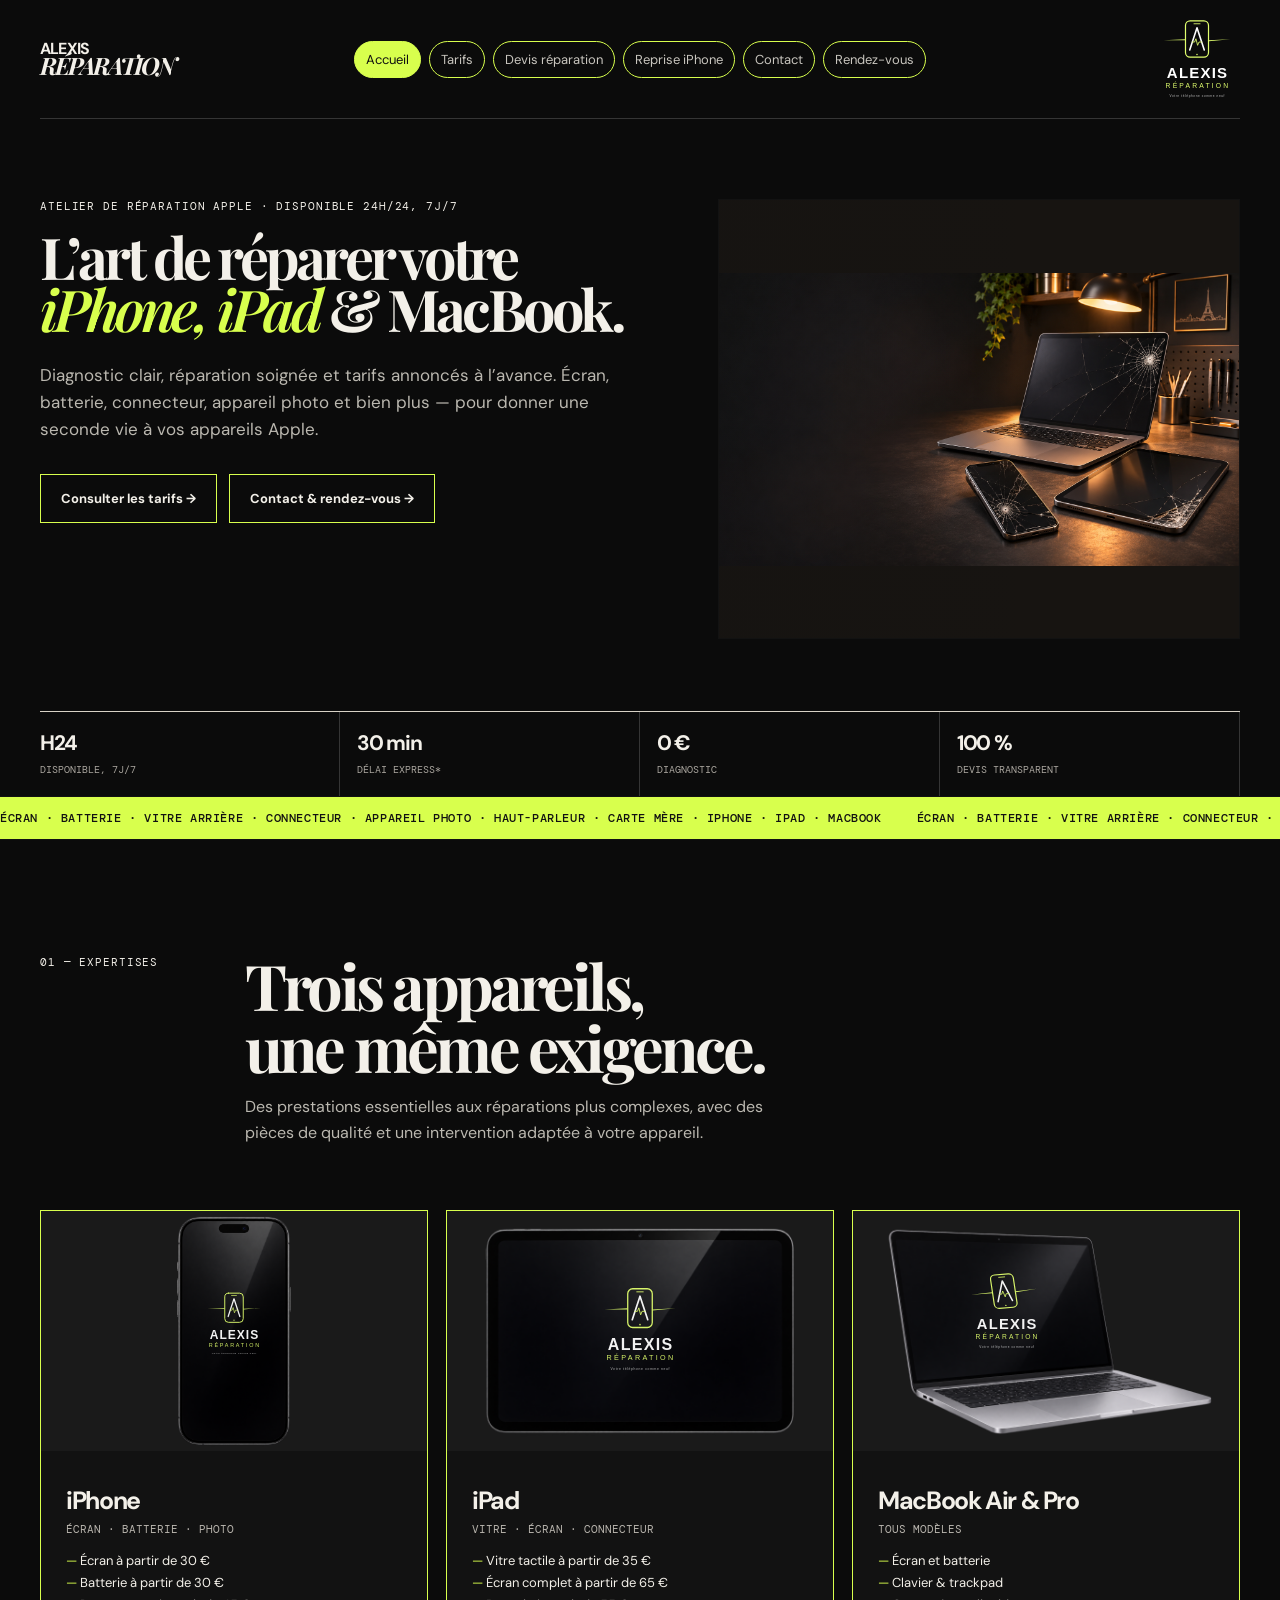
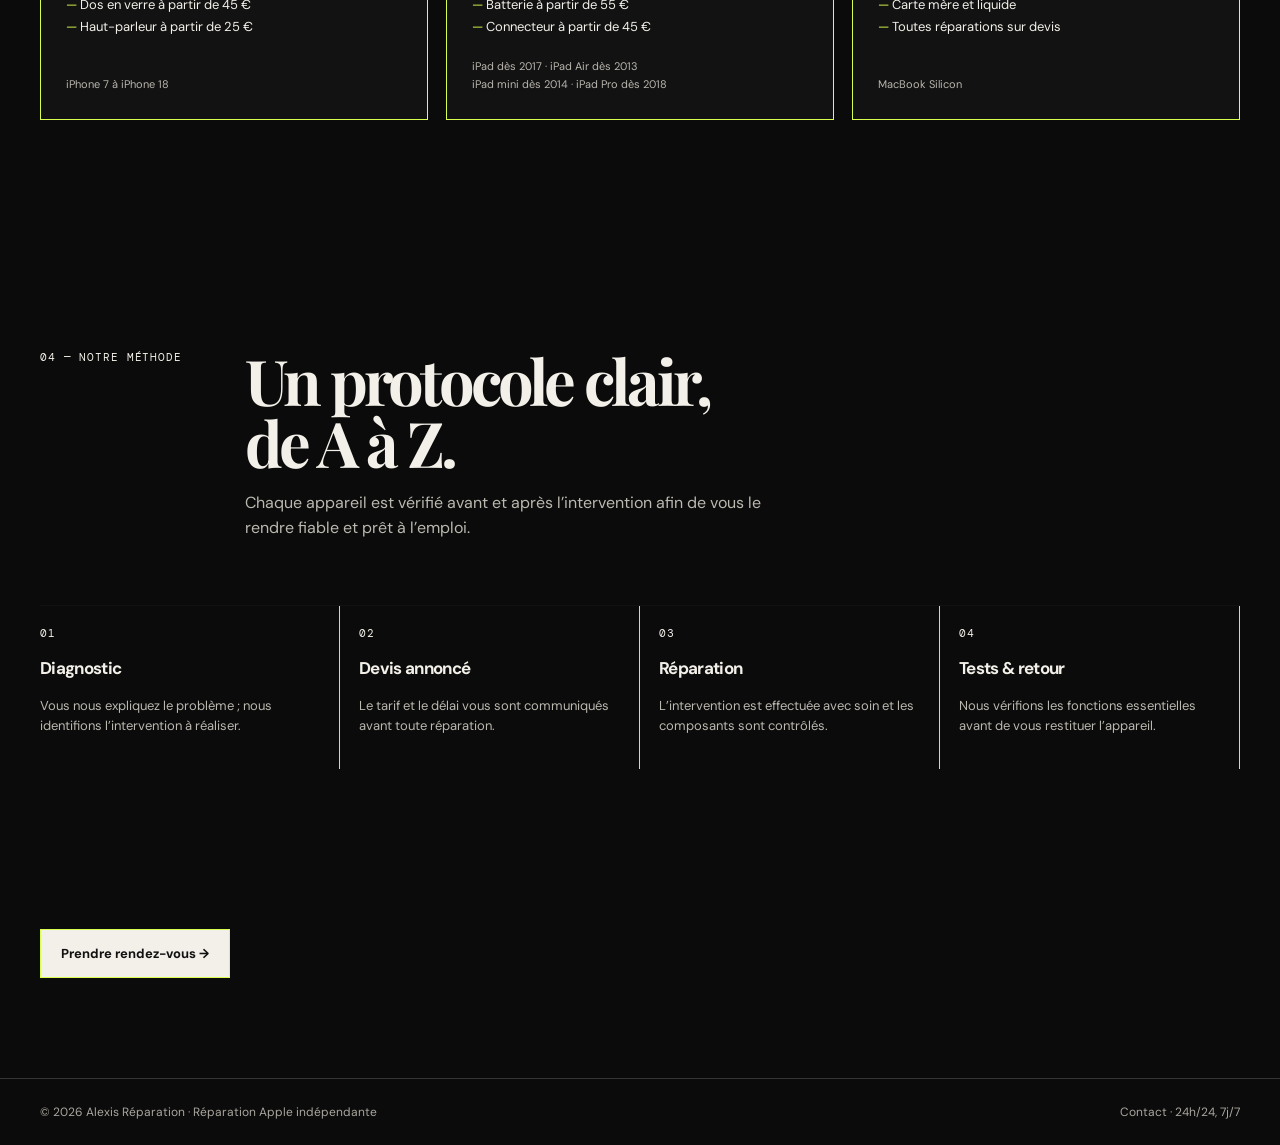
<file: index.html>
<!doctype html>
<html lang="fr"><head><meta charset="utf-8"><meta name="viewport" content="width=device-width,initial-scale=1"><meta name="description" content="Alexis Réparation — iPhone, iPad et MacBook. Contact : 0489 43 10 75. Disponible 24h/24, 7j/7."><title>Accueil — Alexis Réparation</title><link rel="stylesheet" href="style.css?v=bulles-fixes"><script src="navigation.js?v=bulles-fixes" defer></script></head><body>
<div class="site-header">
<header class="shell topbar"><a class="logo" href="index.html" aria-label="Alexis Réparation, accueil">ALEXIS<b>RÉPARATION</b></a><div class="site-nav-slot"><nav class="site-nav" aria-label="Navigation principale"><a href="index.html" aria-current="page">Accueil</a><a href="tarifs.html">Tarifs</a><a href="devis-reparation.html">Devis réparation</a><a href="estimation.html">Reprise iPhone</a><a href="contact.html">Contact</a><a href="rendez-vous.html">Rendez-vous</a></nav></div><a class="header-logo" href="index.html" aria-label="Alexis Réparation, accueil"><img src="logo-entete.svg" alt="Logo Alexis Réparation" width="86" height="90"></a></header>
</div>
<main><section class="hero"><div class="shell"><div class="hero-grid"><div><div class="eyebrow">Atelier de réparation Apple · disponible 24h/24, 7j/7</div><h1>L’art de réparer votre <em>iPhone, iPad</em> & MacBook.</h1><p class="lede">Diagnostic clair, réparation soignée et tarifs annoncés à l’avance. Écran, batterie, connecteur, appareil photo et bien plus — pour donner une seconde vie à vos appareils Apple.</p><div class="hero-actions"><a class="button hero-tariffs" href="tarifs.html">Consulter les tarifs →</a><a class="button" href="rendez-vous.html">Contact & rendez-vous →</a></div></div><div class="hero-photo" aria-label="iPhone, iPad et MacBook avec écrans fissurés"></div></div><div class="stats"><div class="stat"><b>H24</b><span>Disponible, 7j/7</span></div><div class="stat"><b>30 min</b><span>Délai express*</span></div><div class="stat"><b>0 €</b><span>Diagnostic</span></div><div class="stat"><b>100 %</b><span>Devis transparent</span></div></div></div></section><div class="ticker"><div class="ticker-track">
<span>ÉCRAN · BATTERIE · VITRE ARRIÈRE · CONNECTEUR · APPAREIL PHOTO · HAUT-PARLEUR · CARTE MÈRE · IPHONE · IPAD · MACBOOK</span>
<span aria-hidden="true">ÉCRAN · BATTERIE · VITRE ARRIÈRE · CONNECTEUR · APPAREIL PHOTO · HAUT-PARLEUR · CARTE MÈRE · IPHONE · IPAD · MACBOOK</span>
<span aria-hidden="true">ÉCRAN · BATTERIE · VITRE ARRIÈRE · CONNECTEUR · APPAREIL PHOTO · HAUT-PARLEUR · CARTE MÈRE · IPHONE · IPAD · MACBOOK</span>
<span aria-hidden="true">ÉCRAN · BATTERIE · VITRE ARRIÈRE · CONNECTEUR · APPAREIL PHOTO · HAUT-PARLEUR · CARTE MÈRE · IPHONE · IPAD · MACBOOK</span>
<span aria-hidden="true">ÉCRAN · BATTERIE · VITRE ARRIÈRE · CONNECTEUR · APPAREIL PHOTO · HAUT-PARLEUR · CARTE MÈRE · IPHONE · IPAD · MACBOOK</span>
<span aria-hidden="true">ÉCRAN · BATTERIE · VITRE ARRIÈRE · CONNECTEUR · APPAREIL PHOTO · HAUT-PARLEUR · CARTE MÈRE · IPHONE · IPAD · MACBOOK</span>
</div></div><section class="section" id="services"><div class="shell"><div class="section-top"><div class="number">01 — Expertises</div><div><h2 class="page-title">Trois appareils,<br>une même exigence.</h2><p>Des prestations essentielles aux réparations plus complexes, avec des pièces de qualité et une intervention adaptée à votre appareil.</p></div></div><div class="services"><article class="service neon-panel"><svg class="service-image" xmlns="http://www.w3.org/2000/svg" viewBox="0 0 1024 1536" role="img" aria-label="iPhone avec le logo Alexis Réparation à l’écran"><image href="iphone.png" width="1024" height="1536"/><g transform="translate(207 420)" opacity="0.95"><image href="logo-ecran.svg" width="610" height="610"/></g></svg><h3>iPhone</h3><p>ÉCRAN · BATTERIE · PHOTO</p><ul><li>Écran à partir de 30 €</li><li>Batterie à partir de 30 €</li><li>Dos en verre à partir de 45 €</li><li>Haut-parleur à partir de 25 €</li></ul><small class="supported-models">iPhone 7 à iPhone 18</small></article><article class="service neon-panel"><svg class="service-image" xmlns="http://www.w3.org/2000/svg" viewBox="0 0 1536 1024" role="img" aria-label="iPad avec le logo Alexis Réparation à l’écran"><image href="ipad.png" width="1536" height="1024"/><g transform="translate(498 238)" opacity="0.95"><image href="logo-ecran.svg" width="540" height="540"/></g></svg><h3>iPad</h3><p>VITRE · ÉCRAN · CONNECTEUR</p><ul><li>Vitre tactile à partir de 35 €</li><li>Écran complet à partir de 65 €</li><li>Batterie à partir de 55 €</li><li>Connecteur à partir de 45 €</li></ul><small class="supported-models">iPad dès 2017 · iPad Air dès 2013<br>iPad mini dès 2014 · iPad Pro dès 2018</small></article><article class="service neon-panel"><svg class="service-image" xmlns="http://www.w3.org/2000/svg" viewBox="0 0 1536 1024" role="img" aria-label="MacBook avec le logo Alexis Réparation à l’écran"><image href="macbook.png" width="1536" height="1024"/><g transform="matrix(1 -0.08 0.14 0.93 315 210)" opacity="0.95"><svg width="500" height="500" viewBox="0 0 980 980"><defs><clipPath id="mac-symbol"><rect width="980" height="520"/></clipPath></defs><image href="logo-ecran.svg" width="980" height="980" clip-path="url(#mac-symbol)"/></svg></g><svg x="350" y="175" width="500" height="500" viewBox="0 0 980 980" opacity="0.95"><defs><clipPath id="mac-lettering"><rect x="0" y="520" width="980" height="460"/></clipPath></defs><image href="logo-ecran.svg" width="980" height="980" clip-path="url(#mac-lettering)"/></svg></svg><h3>MacBook Air & Pro</h3><p>TOUS MODÈLES</p><ul><li>Écran et batterie</li><li>Clavier & trackpad</li><li>Carte mère et liquide</li><li>Toutes réparations sur devis</li></ul><small class="supported-models">MacBook Silicon</small></article></div></div></section><section class="section protocol"><div class="shell"><div class="section-top"><div class="number">04 — Notre méthode</div><div><h2>Un protocole clair,<br>de A à Z.</h2><p>Chaque appareil est vérifié avant et après l’intervention afin de vous le rendre fiable et prêt à l’emploi.</p></div></div><div class="steps"><article class="step"><div class="number">01</div><h3>Diagnostic</h3><p>Vous nous expliquez le problème ; nous identifions l’intervention à réaliser.</p></article><article class="step"><div class="number">02</div><h3>Devis annoncé</h3><p>Le tarif et le délai vous sont communiqués avant toute réparation.</p></article><article class="step"><div class="number">03</div><h3>Réparation</h3><p>L’intervention est effectuée avec soin et les composants sont contrôlés.</p></article><article class="step"><div class="number">04</div><h3>Tests & retour</h3><p>Nous vérifions les fonctions essentielles avant de vous restituer l’appareil.</p></article></div></div></section><div class="shell home-next"><a class="button dark" href="rendez-vous.html">Prendre rendez-vous →</a></div></main>
<footer class="site-footer"><div class="shell"><span>© 2026 Alexis Réparation · Réparation Apple indépendante</span><a href="contact.html">Contact · 24h/24, 7j/7</a></div></footer>

</body></html>
</file>
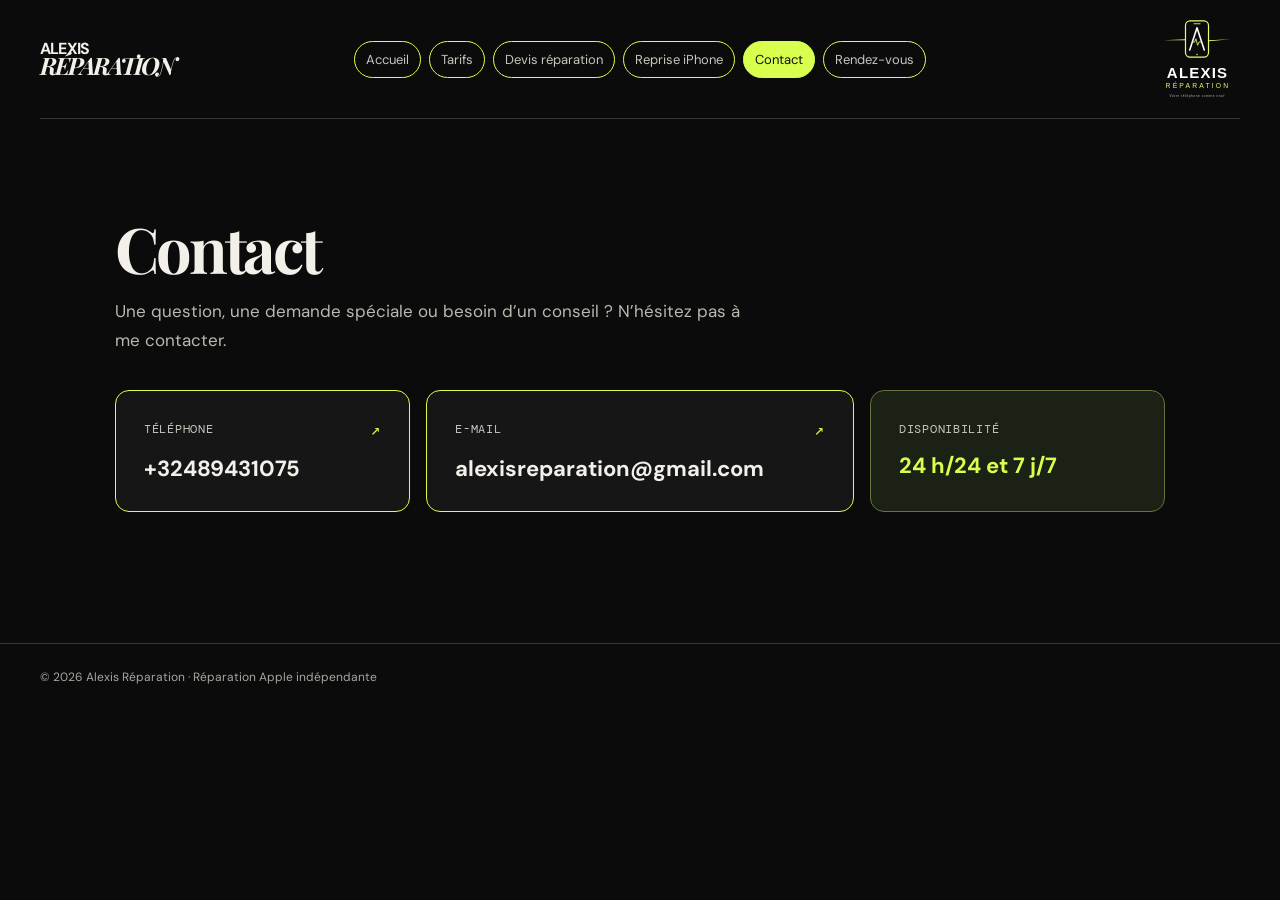
<file: contact.html>
<!doctype html>
<html lang="fr"><head><meta charset="utf-8"><meta name="viewport" content="width=device-width,initial-scale=1"><meta name="description" content="Téléphone et e-mail d’Alexis Réparation."><title>Contact — Alexis Réparation</title><link rel="stylesheet" href="style.css?v=bulles-fixes"><script src="navigation.js?v=bulles-fixes" defer></script></head><body>
<div class="site-header">
<header class="shell topbar"><a class="logo" href="index.html" aria-label="Alexis Réparation, accueil">ALEXIS<b>RÉPARATION</b></a><div class="site-nav-slot"><nav class="site-nav" aria-label="Navigation principale"><a href="index.html">Accueil</a><a href="tarifs.html">Tarifs</a><a href="devis-reparation.html">Devis réparation</a><a href="estimation.html">Reprise iPhone</a><a href="contact.html" aria-current="page">Contact</a><a href="rendez-vous.html">Rendez-vous</a></nav></div><a class="header-logo" href="index.html" aria-label="Alexis Réparation, accueil"><img src="logo-entete.svg" alt="Logo Alexis Réparation" width="86" height="90"></a></header>
</div>
<main class="shell contact-page">
<header class="form-heading">
<h1 class="page-title">Contact</h1>
<p>Une question, une demande spéciale ou besoin d’un conseil ? N’hésitez pas à me contacter.</p>
</header>
<div class="contact-details">
<a class="contact-card" href="tel:+32489431075">
<span class="contact-card-label">Téléphone <span aria-hidden="true">↗</span></span>
<strong class="contact-card-value">+32489431075</strong>
</a>
<a class="contact-card" href="mailto:alexisreparation@gmail.com">
<span class="contact-card-label">E-mail <span aria-hidden="true">↗</span></span>
<strong class="contact-card-value">alexisreparation@gmail.com</strong>
</a>
<div class="contact-card contact-card-hours">
<span class="contact-card-label">Disponibilité</span>
<strong class="contact-card-value">24 h/24 et 7 j/7</strong>
</div>
</div>
</main>
<footer class="site-footer"><div class="shell"><span>© 2026 Alexis Réparation · Réparation Apple indépendante</span></div></footer>
</body></html>
</file>
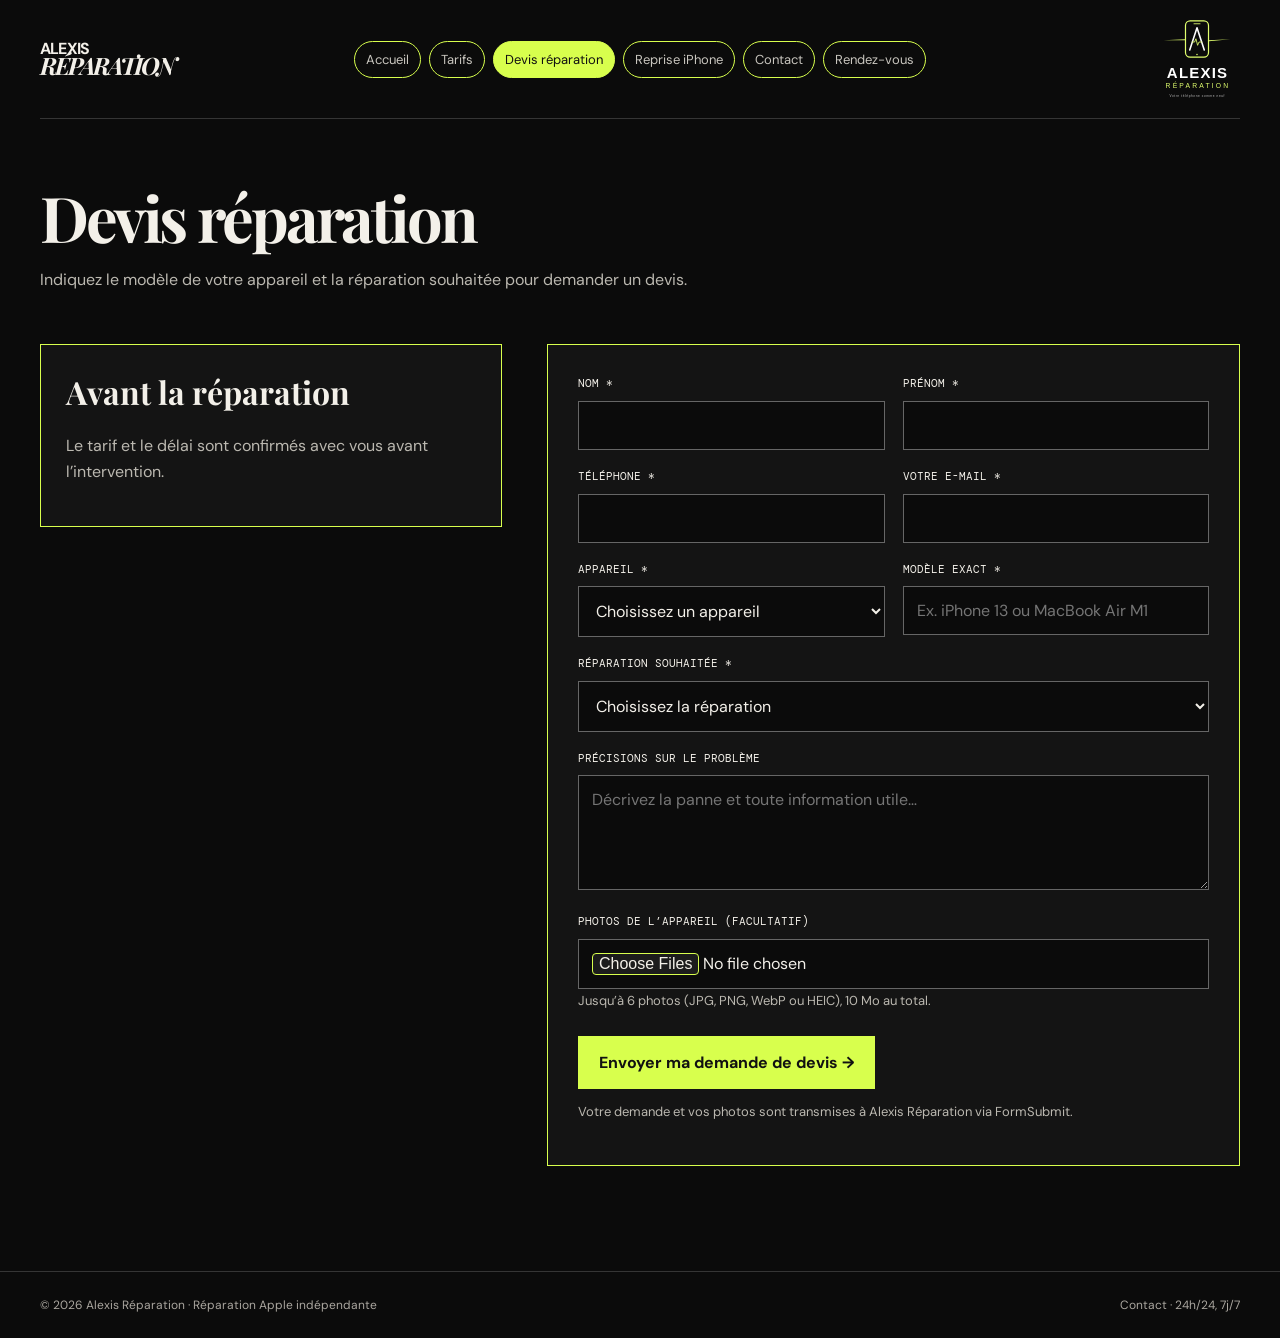
<file: devis-reparation.html>
<!doctype html>
<html lang="fr"><head><meta charset="utf-8"><meta name="viewport" content="width=device-width,initial-scale=1"><meta name="description" content="Demandez un devis pour la réparation de votre iPhone, iPad ou MacBook auprès d’Alexis Réparation."><title>Devis réparation — Alexis Réparation</title><link rel="stylesheet" href="style.css?v=bulles-fixes"><script src="navigation.js?v=bulles-fixes" defer></script></head><body>
<div class="site-header">
<header class="shell topbar"><a class="logo" href="index.html" aria-label="Alexis Réparation, accueil">ALEXIS<b>RÉPARATION</b></a><div class="site-nav-slot"><nav class="site-nav" aria-label="Navigation principale"><a href="index.html">Accueil</a><a href="tarifs.html">Tarifs</a><a href="devis-reparation.html" aria-current="page">Devis réparation</a><a href="estimation.html">Reprise iPhone</a><a href="contact.html">Contact</a><a href="rendez-vous.html">Rendez-vous</a></nav></div><a class="header-logo" href="index.html" aria-label="Alexis Réparation, accueil"><img src="logo-entete.svg" alt="Logo Alexis Réparation" width="86" height="90"></a></header>
</div>
<main><div class="shell"><header class="form-heading"><h1 class="page-title">Devis réparation</h1><p>Indiquez le modèle de votre appareil et la réparation souhaitée pour demander un devis.</p></header><div class="form-layout"><aside class="contact-aside neon-panel"><h2>Avant la réparation</h2><p>Le tarif et le délai sont confirmés avec vous avant l’intervention.</p></aside><form class="repair-form neon-panel" data-repair-form method="post" enctype="multipart/form-data" action="https://formsubmit.co/alexisreparation@gmail.com">
<input type="hidden" name="_url" value="https://alexisreparation-wq.github.io/reparation-apple/devis-reparation.html">
<input type="hidden" name="_template" value="table">
<input type="hidden" name="Type de demande" value="Devis réparation">
<div class="form-fields">
<div class="field"><label for="nom">Nom *</label><input id="nom" name="nom" autocomplete="family-name" maxlength="100" required></div>
<div class="field"><label for="prenom">Prénom *</label><input id="prenom" name="prenom" autocomplete="given-name" maxlength="100" required></div>
<div class="field"><label for="telephone">Téléphone *</label><input id="telephone" name="telephone" type="tel" autocomplete="tel" required maxlength="40"></div>
<div class="field"><label for="email">Votre e-mail *</label><input id="email" name="email" type="email" autocomplete="email" maxlength="150" required></div>
<div class="field"><label for="appareil">Appareil *</label><select id="appareil" name="appareil" required><option value="">Choisissez un appareil</option><option>iPhone</option><option>iPad</option><option>MacBook</option></select></div>
<div class="field"><label for="modele">Modèle exact *</label><input id="modele" name="modele" placeholder="Ex. iPhone 13 ou MacBook Air M1" maxlength="150" required></div>
<div class="field wide"><label for="reparation">Réparation souhaitée *</label><select id="reparation" name="reparation" required><option value="">Choisissez la réparation</option><option>Écran / vitre tactile</option><option>Batterie</option><option>Connecteur de charge</option><option>Dos en verre</option><option>Appareil photo</option><option>Haut-parleur</option><option>Carte mère</option><option>Châssis complet</option><option>Autre réparation / diagnostic</option></select></div>

<div class="field wide"><label for="message">Précisions sur le problème</label><textarea id="message" name="message" maxlength="3000" placeholder="Décrivez la panne et toute information utile…"></textarea></div>
<div class="field wide"><label for="photos">Photos de l’appareil (facultatif)</label><input id="photos" name="photos" type="file" multiple accept="image/jpeg,image/png,image/webp,image/heic,image/heif,.heic,.heif" aria-describedby="photos-hint">
<small id="photos-hint" class="form-note">Jusqu’à 6 photos (JPG, PNG, WebP ou HEIC), 10 Mo au total.</small></div>
</div>
<button class="button" type="submit" disabled>Envoyer ma demande de devis →</button>
<p class="form-note">Votre demande et vos photos sont transmises à Alexis Réparation via FormSubmit.</p>
<noscript><p>Pour nous contacter, écrivez à <a href="mailto:alexisreparation@gmail.com">alexisreparation@gmail.com</a> ou appelez le 0489 43 10 75.</p></noscript></form></div></div></main>
<footer class="site-footer"><div class="shell"><span>© 2026 Alexis Réparation · Réparation Apple indépendante</span><a href="contact.html">Contact · 24h/24, 7j/7</a></div></footer>
<script src="contact.js?v=2" defer></script>
</body></html>
</file>
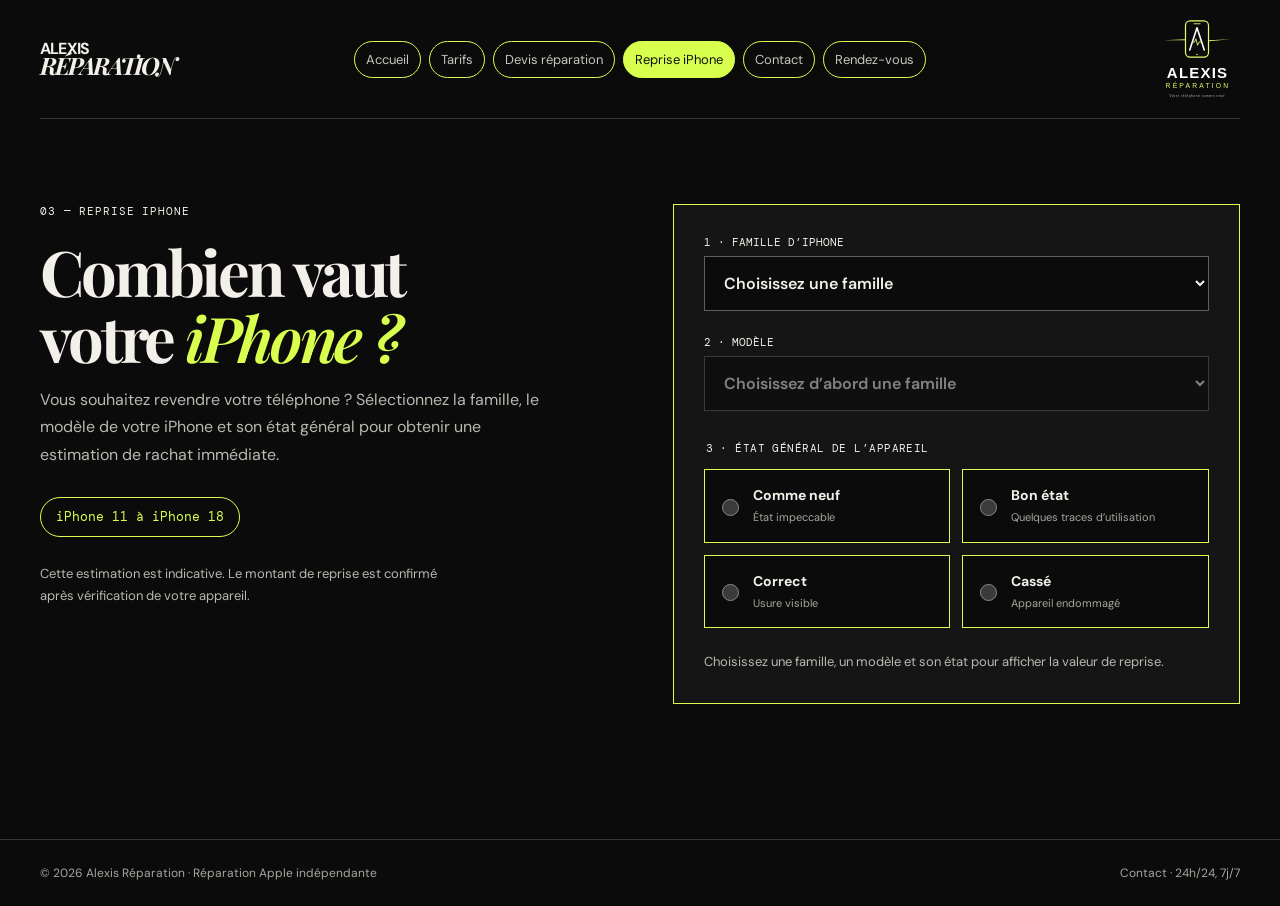
<file: estimation.html>
<!doctype html>
<html lang="fr"><head><meta charset="utf-8"><meta name="viewport" content="width=device-width,initial-scale=1"><meta name="description" content="Alexis Réparation — iPhone, iPad et MacBook. Contact : 0489 43 10 75. Disponible 24h/24, 7j/7."><title>Reprise iPhone — Alexis Réparation</title><link rel="stylesheet" href="style.css?v=bulles-fixes"><script src="navigation.js?v=bulles-fixes" defer></script></head><body>
<div class="site-header">
<header class="shell topbar"><a class="logo" href="index.html" aria-label="Alexis Réparation, accueil">ALEXIS<b>RÉPARATION</b></a><div class="site-nav-slot"><nav class="site-nav" aria-label="Navigation principale"><a href="index.html">Accueil</a><a href="tarifs.html">Tarifs</a><a href="devis-reparation.html">Devis réparation</a><a href="estimation.html" aria-current="page">Reprise iPhone</a><a href="contact.html">Contact</a><a href="rendez-vous.html">Rendez-vous</a></nav></div><a class="header-logo" href="index.html" aria-label="Alexis Réparation, accueil"><img src="logo-entete.svg" alt="Logo Alexis Réparation" width="86" height="90"></a></header>
</div>
<main><section class="trade-section"><div class="shell trade-layout"><div class="trade-intro"><div class="number">03 — Reprise iPhone</div><h1 class="page-title">Combien vaut<br>votre <em>iPhone&nbsp;?</em></h1><p>Vous souhaitez revendre votre téléphone ? Sélectionnez la famille, le modèle de votre iPhone et son état général pour obtenir une estimation de rachat immédiate.</p><p class="trade-range neon-panel">iPhone 11 à iPhone 18</p><p class="trade-caption">Cette estimation est indicative. Le montant de reprise est confirmé après vérification de votre appareil.</p></div><form class="trade-form neon-panel" id="tradeForm"><label for="tradeFamily">1 · Famille d’iPhone</label><select id="tradeFamily" name="famille"><option value="">Choisissez une famille</option><option value="18">iPhone 18</option><option value="17">iPhone 17</option><option value="16">iPhone 16</option><option value="15">iPhone 15</option><option value="14">iPhone 14</option><option value="13">iPhone 13</option><option value="12">iPhone 12</option><option value="11">iPhone 11</option></select><label for="tradeModel">2 · Modèle</label><select id="tradeModel" name="modele" disabled><option value="">Choisissez d’abord une famille</option></select><fieldset class="trade-states"><legend>3 · État général de l’appareil</legend><div class="trade-state-grid"><label class="trade-state"><input type="radio" name="etat" value="0"><span><strong>Comme neuf</strong><small>État impeccable</small></span></label><label class="trade-state"><input type="radio" name="etat" value="1"><span><strong>Bon état</strong><small>Quelques traces d’utilisation</small></span></label><label class="trade-state"><input type="radio" name="etat" value="2"><span><strong>Correct</strong><small>Usure visible</small></span></label><label class="trade-state"><input type="radio" name="etat" value="3"><span><strong>Cassé</strong><small>Appareil endommagé</small></span></label></div></fieldset><p class="trade-prompt" id="tradePrompt" role="status" aria-live="polite">Choisissez une famille, un modèle et son état pour afficher la valeur de reprise.</p><div class="trade-result" id="tradeResult" role="status" aria-live="polite" hidden><span class="trade-result-label">Estimation de votre reprise</span><strong id="tradeAmount"></strong><span id="tradeSummary"></span><small>Montant indicatif, sous réserve de vérification de l’appareil.</small></div><a class="button trade-contact" id="tradeContact" hidden>Proposer mon iPhone à la reprise →</a><noscript><p>Contactez-nous au <a href="tel:+32489431075">0489 43 10 75</a> pour une estimation de reprise.</p></noscript></form></div></section></main>
<footer class="site-footer"><div class="shell"><span>© 2026 Alexis Réparation · Réparation Apple indépendante</span><a href="contact.html">Contact · 24h/24, 7j/7</a></div></footer>
<script src="reprise.js?v=3" defer></script>
</body></html>
</file>
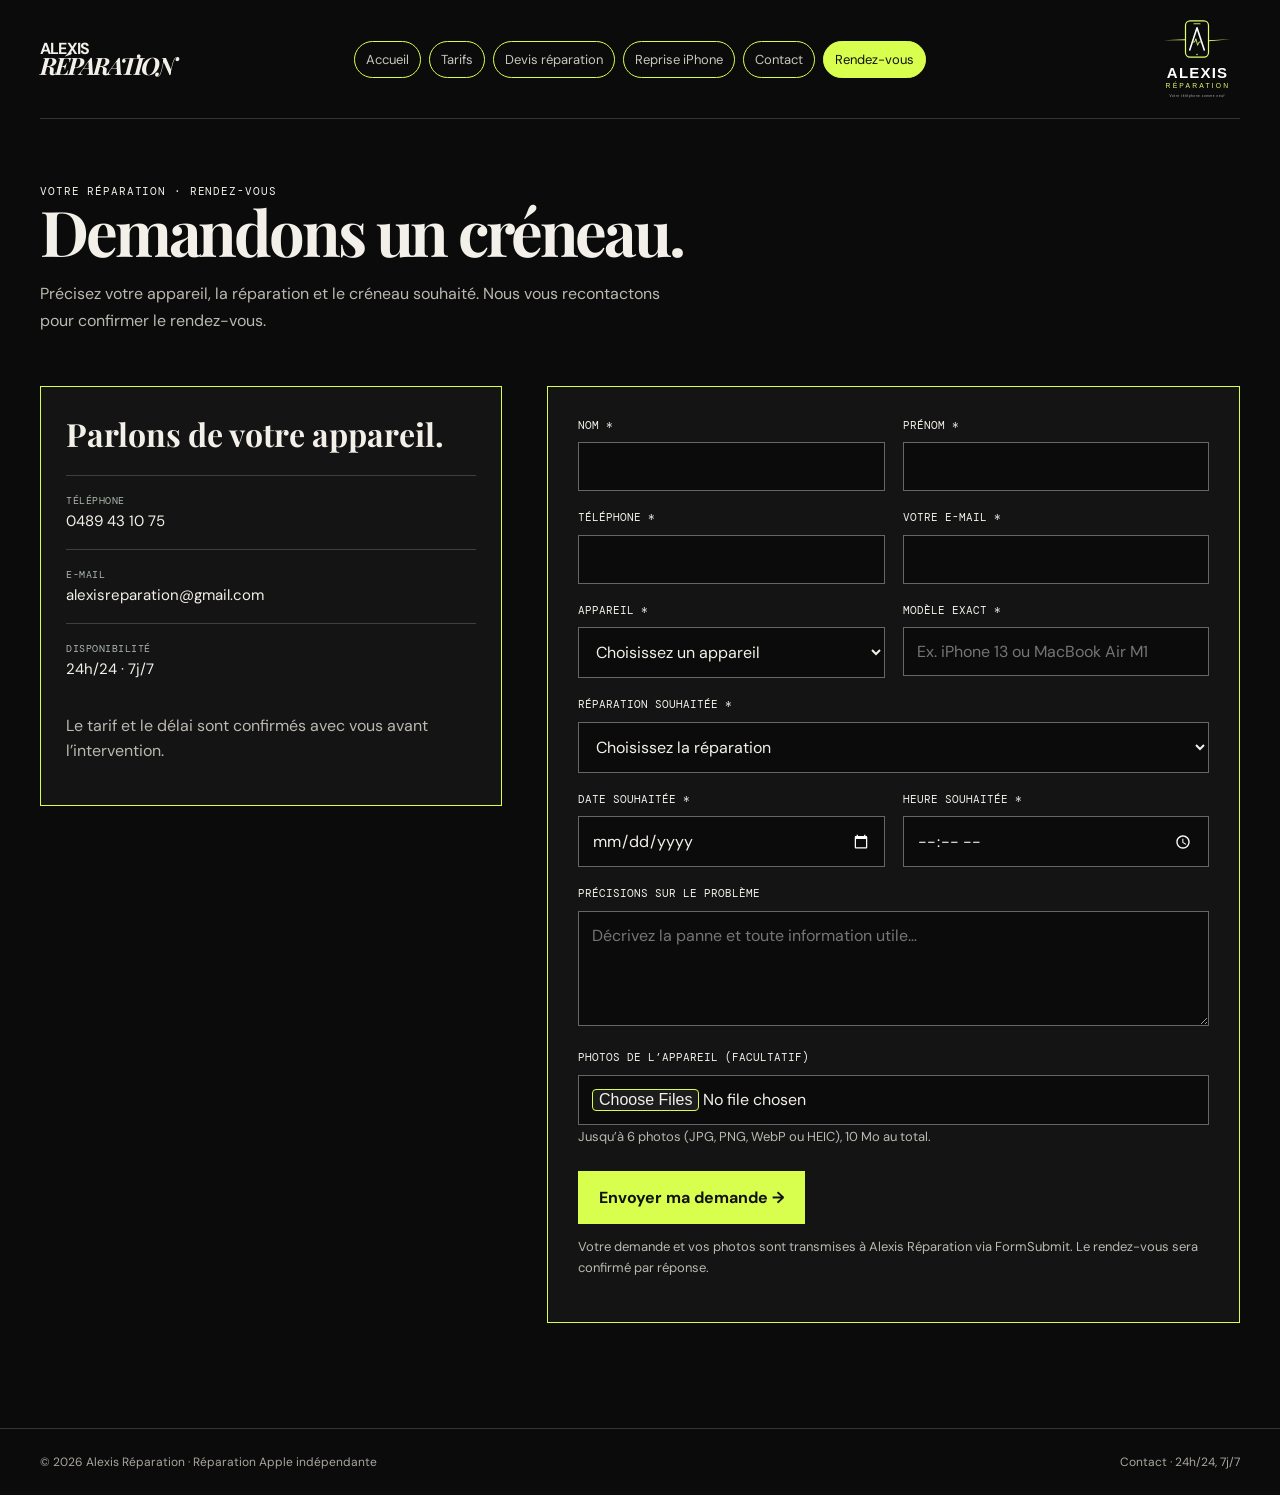
<file: rendez-vous.html>
<!doctype html>
<html lang="fr"><head><meta charset="utf-8"><meta name="viewport" content="width=device-width,initial-scale=1"><meta name="description" content="Alexis Réparation — iPhone, iPad et MacBook. Contact : 0489 43 10 75. Disponible 24h/24, 7j/7."><title>Rendez-vous — Alexis Réparation</title><link rel="stylesheet" href="style.css?v=bulles-fixes"><script src="navigation.js?v=bulles-fixes" defer></script></head><body>
<div class="site-header">
<header class="shell topbar"><a class="logo" href="index.html" aria-label="Alexis Réparation, accueil">ALEXIS<b>RÉPARATION</b></a><div class="site-nav-slot"><nav class="site-nav" aria-label="Navigation principale"><a href="index.html">Accueil</a><a href="tarifs.html">Tarifs</a><a href="devis-reparation.html">Devis réparation</a><a href="estimation.html">Reprise iPhone</a><a href="contact.html">Contact</a><a href="rendez-vous.html" aria-current="page">Rendez-vous</a></nav></div><a class="header-logo" href="index.html" aria-label="Alexis Réparation, accueil"><img src="logo-entete.svg" alt="Logo Alexis Réparation" width="86" height="90"></a></header>
</div>
<main><div class="shell"><header class="form-heading"><div class="number">Votre réparation · Rendez-vous</div><h1 class="page-title">Demandons un créneau.</h1><p>Précisez votre appareil, la réparation et le créneau souhaité. Nous vous recontactons pour confirmer le rendez-vous.</p></header><div class="form-layout"><aside class="contact-aside neon-panel"><h2>Parlons de votre appareil.</h2><div class="info"><small>TÉLÉPHONE</small><a href="tel:+32489431075">0489 43 10 75</a></div><div class="info"><small>E-MAIL</small><a href="mailto:alexisreparation@gmail.com">alexisreparation@gmail.com</a></div><div class="info"><small>DISPONIBILITÉ</small>24h/24 · 7j/7</div><p>Le tarif et le délai sont confirmés avec vous avant l’intervention.</p></aside><form class="repair-form neon-panel" data-repair-form method="post" enctype="multipart/form-data" action="https://formsubmit.co/alexisreparation@gmail.com">
<input type="hidden" name="_url" value="https://alexisreparation-wq.github.io/reparation-apple/rendez-vous.html">
<input type="hidden" name="_template" value="table">
<input type="hidden" name="Type de demande" value="Rendez-vous">
<div class="form-fields">
<div class="field"><label for="nom">Nom *</label><input id="nom" name="nom" autocomplete="family-name" maxlength="100" required></div>
<div class="field"><label for="prenom">Prénom *</label><input id="prenom" name="prenom" autocomplete="given-name" maxlength="100" required></div>
<div class="field"><label for="telephone">Téléphone *</label><input id="telephone" name="telephone" type="tel" autocomplete="tel" required maxlength="40"></div>
<div class="field"><label for="email">Votre e-mail *</label><input id="email" name="email" type="email" autocomplete="email" maxlength="150" required></div>
<div class="field"><label for="appareil">Appareil *</label><select id="appareil" name="appareil" required><option value="">Choisissez un appareil</option><option>iPhone</option><option>iPad</option><option>MacBook</option></select></div>
<div class="field"><label for="modele">Modèle exact *</label><input id="modele" name="modele" placeholder="Ex. iPhone 13 ou MacBook Air M1" maxlength="150" required></div>
<div class="field wide"><label for="reparation">Réparation souhaitée *</label><select id="reparation" name="reparation" required><option value="">Choisissez la réparation</option><option>Écran / vitre tactile</option><option>Batterie</option><option>Connecteur de charge</option><option>Dos en verre</option><option>Appareil photo</option><option>Haut-parleur</option><option>Carte mère</option><option>Châssis complet</option><option>Autre réparation / diagnostic</option></select></div>
<div class="field"><label for="date">Date souhaitée *</label><input id="date" name="date" type="date" required></div><div class="field"><label for="heure">Heure souhaitée *</label><input id="heure" name="heure" type="time" required></div>
<div class="field wide"><label for="message">Précisions sur le problème</label><textarea id="message" name="message" maxlength="3000" placeholder="Décrivez la panne et toute information utile…"></textarea></div>
<div class="field wide"><label for="photos">Photos de l’appareil (facultatif)</label><input id="photos" name="photos" type="file" multiple accept="image/jpeg,image/png,image/webp,image/heic,image/heif,.heic,.heif" aria-describedby="photos-hint">
<small id="photos-hint" class="form-note">Jusqu’à 6 photos (JPG, PNG, WebP ou HEIC), 10 Mo au total.</small></div>
</div>
<button class="button" type="submit" disabled>Envoyer ma demande →</button>
<p class="form-note">Votre demande et vos photos sont transmises à Alexis Réparation via FormSubmit. Le rendez-vous sera confirmé par réponse.</p>
<noscript><p>Pour nous contacter, écrivez à <a href="mailto:alexisreparation@gmail.com">alexisreparation@gmail.com</a> ou appelez le 0489 43 10 75.</p></noscript></form></div></div></main>
<footer class="site-footer"><div class="shell"><span>© 2026 Alexis Réparation · Réparation Apple indépendante</span><a href="contact.html">Contact · 24h/24, 7j/7</a></div></footer>
<script src="contact.js?v=2" defer></script>
</body></html>
</file>
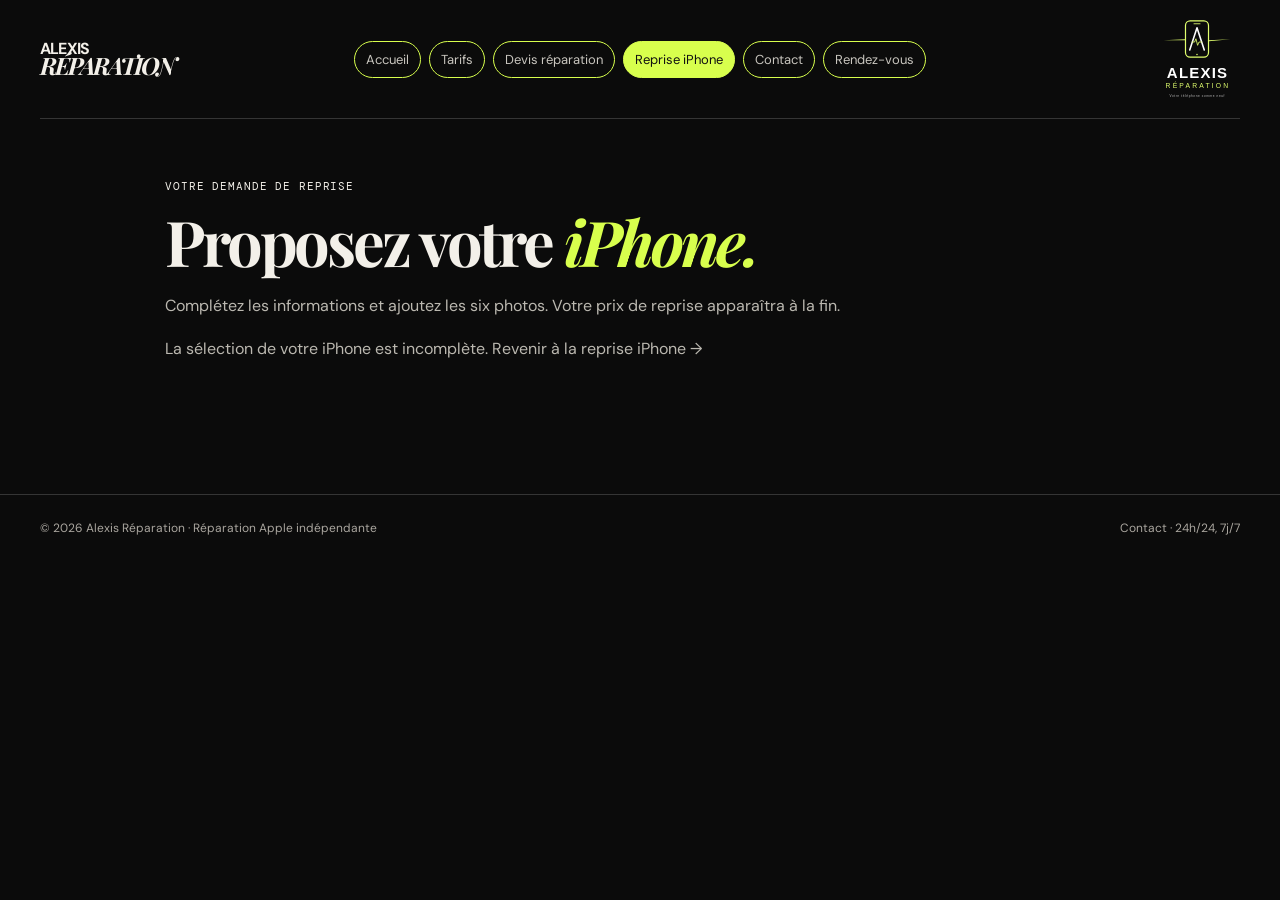
<file: reprise-demande.html>
<!doctype html>
<html lang="fr"><head><meta charset="utf-8"><meta name="viewport" content="width=device-width,initial-scale=1"><meta name="description" content="Proposez votre iPhone à la reprise avec vos coordonnées, les photos et les informations de votre appareil."><title>Demande de reprise — Alexis Réparation</title><link rel="stylesheet" href="style.css?v=bulles-fixes"><script src="navigation.js?v=bulles-fixes" defer></script></head><body>
<div class="site-header">
<header class="shell topbar"><a class="logo" href="index.html" aria-label="Alexis Réparation, accueil">ALEXIS<b>RÉPARATION</b></a><div class="site-nav-slot"><nav class="site-nav" aria-label="Navigation principale"><a href="index.html">Accueil</a><a href="tarifs.html">Tarifs</a><a href="devis-reparation.html">Devis réparation</a><a href="estimation.html" aria-current="page">Reprise iPhone</a><a href="contact.html">Contact</a><a href="rendez-vous.html">Rendez-vous</a></nav></div><a class="header-logo" href="index.html" aria-label="Alexis Réparation, accueil"><img src="logo-entete.svg" alt="Logo Alexis Réparation" width="86" height="90"></a></header>
</div>
<main class="shell buyback-main"><div class="number">Votre demande de reprise</div><h1 class="page-title">Proposez votre <em>iPhone.</em></h1>
<p class="buyback-selection" id="buybackSelection"></p><p>Complétez les informations et ajoutez les six photos. Votre prix de reprise apparaîtra à la fin.</p>
<p id="buybackSelectionError" role="alert" hidden>La sélection de votre iPhone est incomplète. <a href="estimation.html">Revenir à la reprise iPhone →</a></p>
<form id="tradeSubmission" class="buyback-form" method="post" enctype="multipart/form-data" action="https://formsubmit.co/alexisreparation@gmail.com" hidden>
<input type="hidden" name="_url" value="https://alexisreparation-wq.github.io/reparation-apple/reprise-demande.html">
<input type="hidden" name="_template" value="table">
<input type="hidden" name="_subject" id="buybackMailSubject">
<input type="hidden" name="recapitulatif" id="buybackMailSummary">
<fieldset class="buyback-panel"><legend>1 · Vos coordonnées</legend><div class="form-fields">
<div class="field"><label for="buybackLastName">Nom *</label><input id="buybackLastName" name="nom" autocomplete="family-name" maxlength="100" required></div>
<div class="field"><label for="buybackFirstName">Prénom *</label><input id="buybackFirstName" name="prenom" autocomplete="given-name" maxlength="100" required></div>
<div class="field"><label for="buybackPhone">Téléphone *</label><input id="buybackPhone" name="telephone" type="tel" autocomplete="tel" maxlength="40" required></div>
<div class="field"><label for="buybackEmail">Adresse e-mail *</label><input id="buybackEmail" name="email" type="email" autocomplete="email" maxlength="150" required></div>
</div></fieldset>
<fieldset class="buyback-panel"><legend>2 · Les six photos de votre iPhone</legend><p class="buyback-hint">Photographiez chaque face avec une lumière suffisante et sans coque. Formats acceptés : JPG, PNG, WebP et HEIC. Jusqu’à 10 Mo au total pour l’envoi direct ou 15 Mo pour l’e-mail à télécharger.</p><div class="buyback-photos">
<div class="buyback-photo"><label for="photo-ecran">1. Écran *</label><div class="photo-preview"><img id="preview-ecran" alt="Aperçu : écran" hidden><span id="placeholder-ecran" aria-hidden="true">＋</span></div><input id="photo-ecran" name="photo-ecran" type="file" accept="image/jpeg,image/png,image/webp,image/heic,image/heif,.heic,.heif" data-photo="ecran" required><small id="photo-name-ecran" aria-live="polite">Aucune photo sélectionnée</small></div>
<div class="buyback-photo"><label for="photo-droite">2. Côté droit *</label><div class="photo-preview"><img id="preview-droite" alt="Aperçu : côté droit" hidden><span id="placeholder-droite" aria-hidden="true">＋</span></div><input id="photo-droite" name="photo-droite" type="file" accept="image/jpeg,image/png,image/webp,image/heic,image/heif,.heic,.heif" data-photo="droite" required><small id="photo-name-droite" aria-live="polite">Aucune photo sélectionnée</small></div>
<div class="buyback-photo"><label for="photo-gauche">3. Côté gauche *</label><div class="photo-preview"><img id="preview-gauche" alt="Aperçu : côté gauche" hidden><span id="placeholder-gauche" aria-hidden="true">＋</span></div><input id="photo-gauche" name="photo-gauche" type="file" accept="image/jpeg,image/png,image/webp,image/heic,image/heif,.heic,.heif" data-photo="gauche" required><small id="photo-name-gauche" aria-live="polite">Aucune photo sélectionnée</small></div>
<div class="buyback-photo"><label for="photo-haut">4. Haut *</label><div class="photo-preview"><img id="preview-haut" alt="Aperçu : haut" hidden><span id="placeholder-haut" aria-hidden="true">＋</span></div><input id="photo-haut" name="photo-haut" type="file" accept="image/jpeg,image/png,image/webp,image/heic,image/heif,.heic,.heif" data-photo="haut" required><small id="photo-name-haut" aria-live="polite">Aucune photo sélectionnée</small></div>
<div class="buyback-photo"><label for="photo-bas">5. Bas *</label><div class="photo-preview"><img id="preview-bas" alt="Aperçu : bas" hidden><span id="placeholder-bas" aria-hidden="true">＋</span></div><input id="photo-bas" name="photo-bas" type="file" accept="image/jpeg,image/png,image/webp,image/heic,image/heif,.heic,.heif" data-photo="bas" required><small id="photo-name-bas" aria-live="polite">Aucune photo sélectionnée</small></div>
<div class="buyback-photo"><label for="photo-arriere">6. Arrière *</label><div class="photo-preview"><img id="preview-arriere" alt="Aperçu : arrière" hidden><span id="placeholder-arriere" aria-hidden="true">＋</span></div><input id="photo-arriere" name="photo-arriere" type="file" accept="image/jpeg,image/png,image/webp,image/heic,image/heif,.heic,.heif" data-photo="arriere" required><small id="photo-name-arriere" aria-live="polite">Aucune photo sélectionnée</small></div>
</div></fieldset>
<fieldset class="buyback-panel"><legend>3 · Les informations de l’appareil</legend><div class="form-fields">
<div class="field"><label for="buybackBattery">Santé de la batterie (%) *</label><input id="buybackBattery" name="batterie" type="number" min="0" max="100" step="1" inputmode="numeric" placeholder="Ex. 87" required><small class="buyback-hint">Indiquez la capacité maximale de la batterie.</small><label class="battery-unavailable"><input type="checkbox" id="batteryUnavailable" name="batterie-inaccessible">Pourcentage impossible à consulter</label></div>
<div class="field"><label for="buybackStorage">Stockage *</label><select id="buybackStorage" name="stockage" required><option value="">Choisissez la capacité</option><option>64 Go</option><option>128 Go</option><option>256 Go</option><option>512 Go</option><option>1 To</option><option>2 To</option><option>Je ne sais pas</option></select></div>
<div class="field wide"><label for="buybackRepaired">L’iPhone a-t-il déjà été réparé ? *</label><select id="buybackRepaired" name="deja-repare" required><option value="">Choisissez une réponse</option><option value="Non">Non</option><option value="Oui">Oui</option><option value="Je ne sais pas">Je ne sais pas</option></select></div>
<div class="field wide" id="previousRepairField" hidden><label for="previousRepair">Quelles réparations ont été effectuées ?</label><textarea id="previousRepair" name="reparations-precedentes" maxlength="2000" placeholder="Ex. écran ou batterie remplacés…"></textarea></div>
</div></fieldset>
<p class="buyback-hint">En choisissant l’envoi direct, vous transmettez vos coordonnées et vos photos à Alexis Réparation via FormSubmit.</p>
<p class="buyback-error" id="buybackError" role="alert" hidden></p><button class="button buyback-submit" type="submit">Afficher mon prix de reprise →</button>
<section class="buyback-offer" id="buybackOffer" aria-labelledby="offerHeading" hidden><h2 id="offerHeading" tabindex="-1">Votre estimation de reprise</h2><strong id="buybackAmount"></strong><p id="buybackOfferSummary"></p><p>Montant indicatif à confirmer après vérification de l’appareil. La batterie, le stockage et l’historique de réparation ne modifient pas encore cette estimation.</p>
<button class="button trade-contact" type="submit" id="sendBuyback" aria-describedby="buybackSendHint">Envoyer ma demande avec les six photos →</button>
<p class="buyback-hint" id="buybackSendHint">Les six photos seront jointes à votre demande. Une vérification anti-spam peut s’afficher.</p>
<p class="buyback-error" id="buybackSendError" role="alert" hidden></p>
<button class="button" type="button" id="downloadBuybackEmail" aria-describedby="buybackDownloadHint">Télécharger l’e-mail avec les six photos</button>
<p class="buyback-hint" id="buybackDownloadHint">Vous voulez les photos déjà jointes ? Téléchargez ce fichier et ouvrez-le dans une application de messagerie compatible.</p>
<p id="buybackDownloadStatus" role="status" aria-live="polite"></p>
</section></form><noscript><p>Pour proposer votre iPhone à la reprise, contactez-nous au <a href="tel:+32489431075">0489 43 10 75</a> ou par e-mail à <a href="mailto:alexisreparation@gmail.com">alexisreparation@gmail.com</a>.</p></noscript></main>
<footer class="site-footer"><div class="shell"><span>© 2026 Alexis Réparation · Réparation Apple indépendante</span><a href="contact.html">Contact · 24h/24, 7j/7</a></div></footer>
<script src="reprise.js?v=3" defer></script><script src="reprise-demande.js?v=3" defer></script></body></html>
</file>
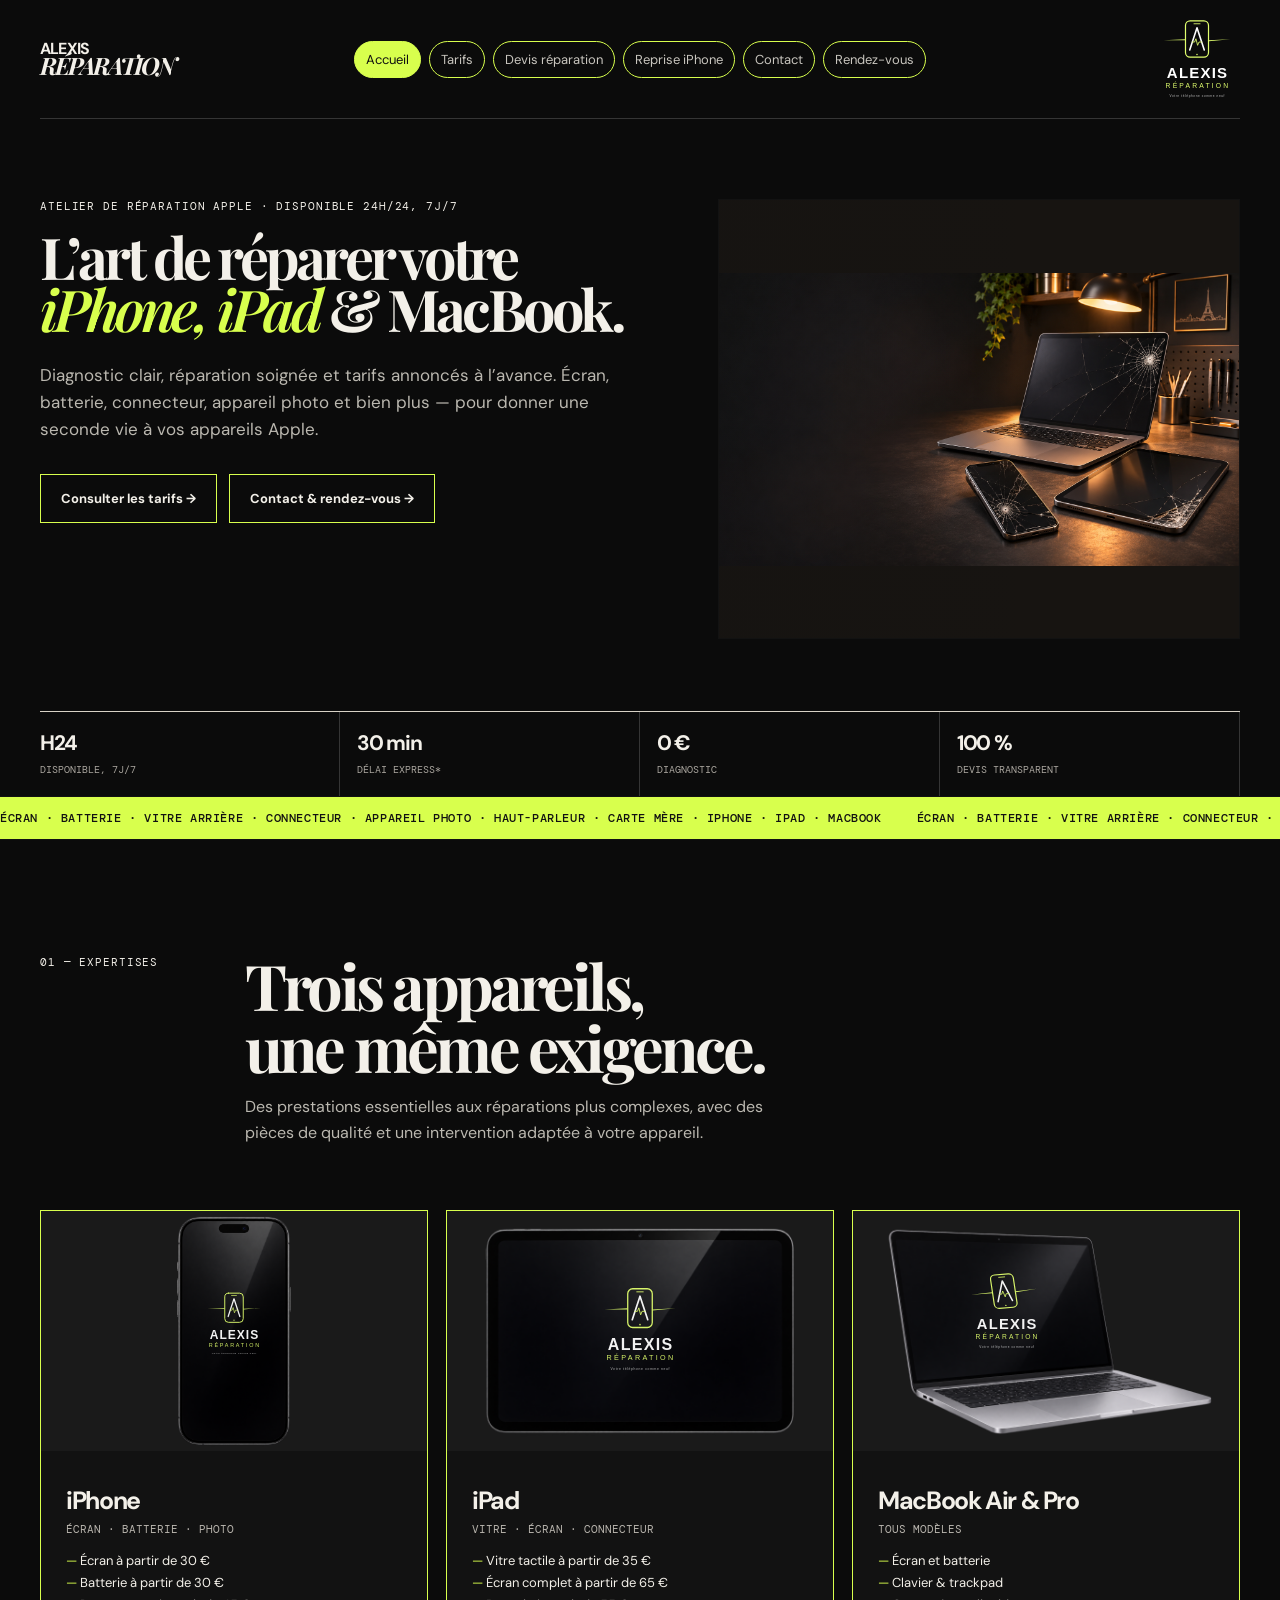
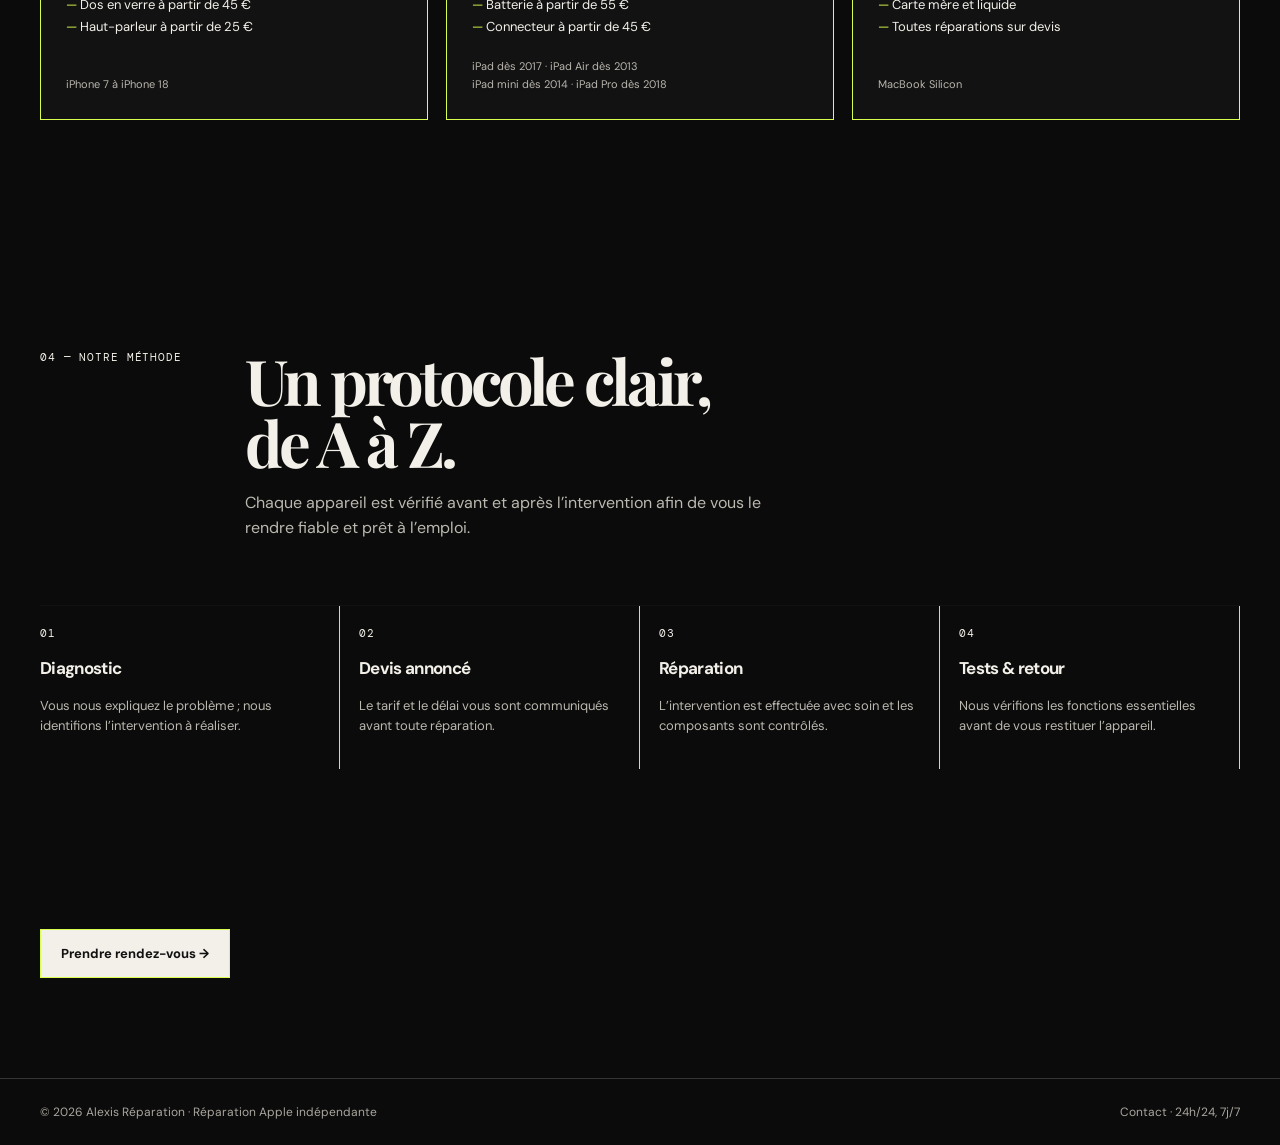
<file: services.html>
<!doctype html>
<html lang="fr"><head><meta charset="utf-8"><meta name="viewport" content="width=device-width,initial-scale=1"><meta http-equiv="refresh" content="0; url=index.html#services"><title>Services — Alexis Réparation</title><link rel="stylesheet" href="style.css?v=button-glow"></head><body><main class="shell"><p>Les services sont désormais sur la page d’accueil.</p><a class="button" href="index.html#services">Voir les services →</a></main></body></html>
</file>
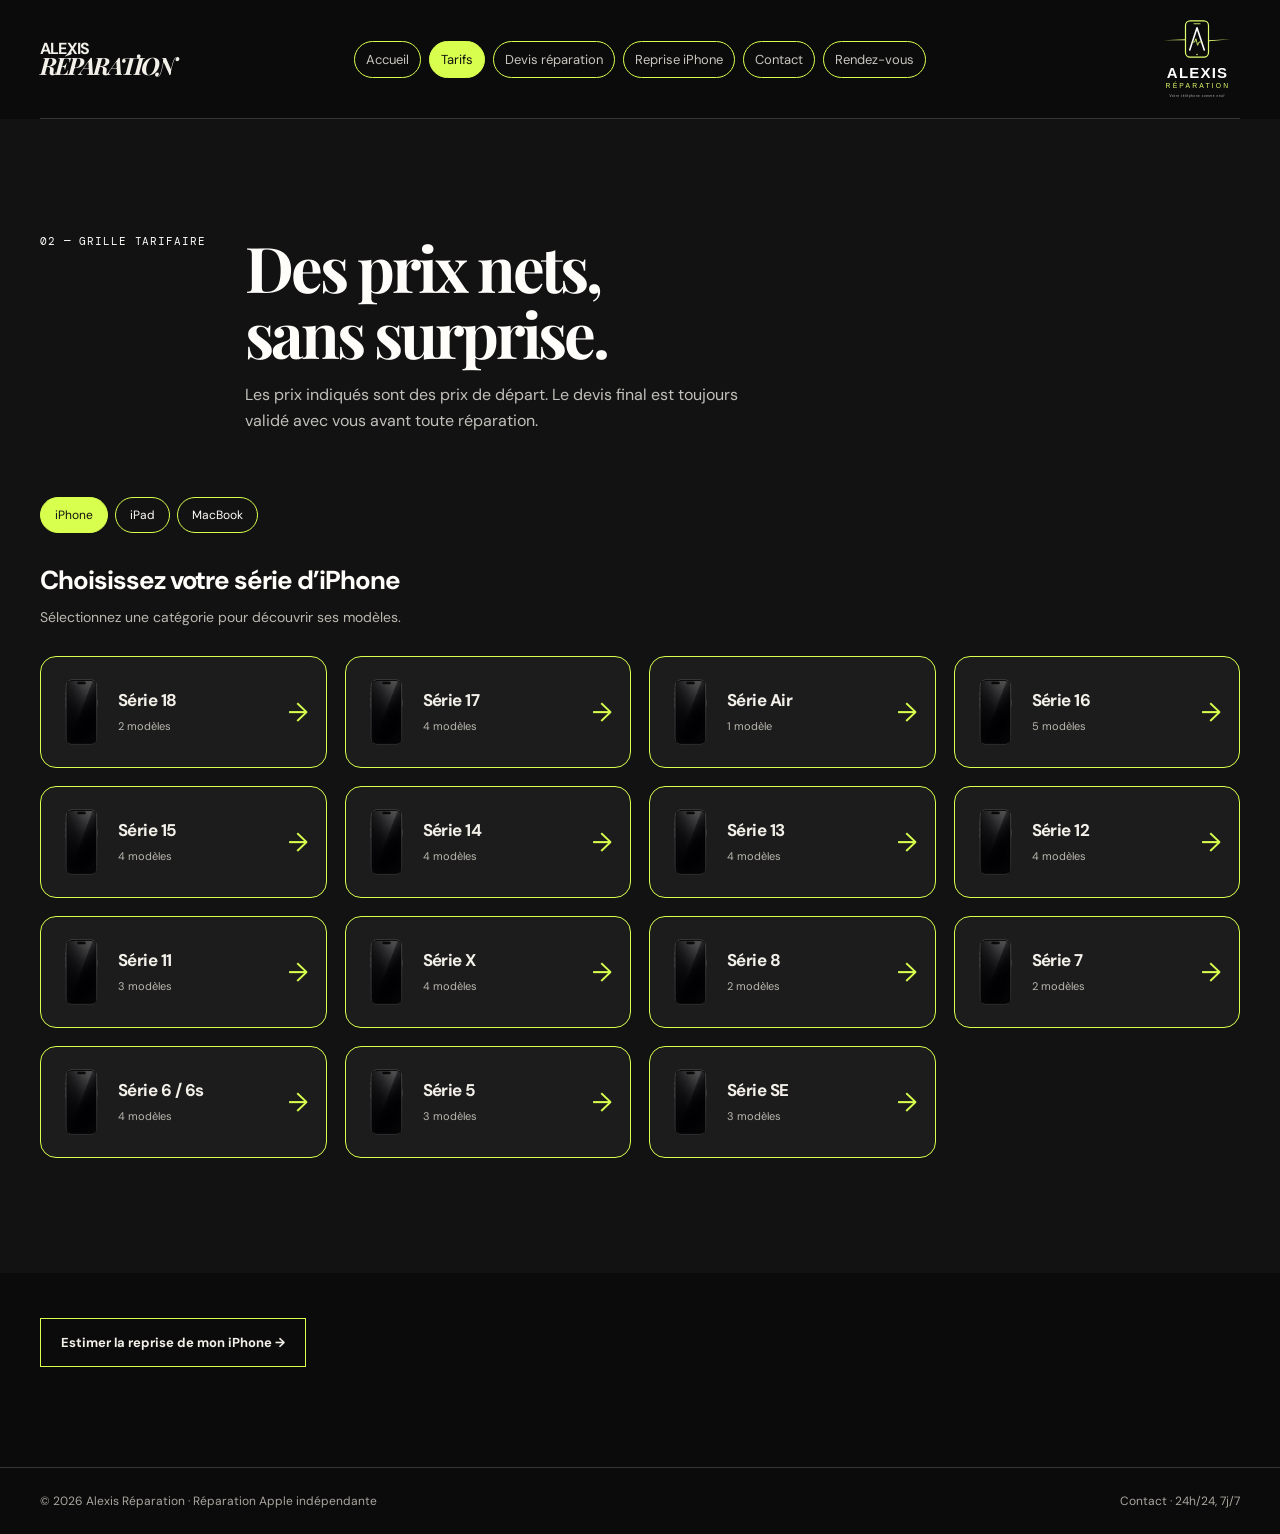
<file: tarifs.html>
<!doctype html>
<html lang="fr"><head><meta charset="utf-8"><meta name="viewport" content="width=device-width,initial-scale=1"><meta name="description" content="Alexis Réparation — iPhone, iPad et MacBook. Contact : 0489 43 10 75. Disponible 24h/24, 7j/7."><title>Tarifs — Alexis Réparation</title><link rel="stylesheet" href="style.css?v=bulles-fixes"><script src="navigation.js?v=bulles-fixes" defer></script></head><body>
<div class="site-header">
<header class="shell topbar"><a class="logo" href="index.html" aria-label="Alexis Réparation, accueil">ALEXIS<b>RÉPARATION</b></a><div class="site-nav-slot"><nav class="site-nav" aria-label="Navigation principale"><a href="index.html">Accueil</a><a href="tarifs.html" aria-current="page">Tarifs</a><a href="devis-reparation.html">Devis réparation</a><a href="estimation.html">Reprise iPhone</a><a href="contact.html">Contact</a><a href="rendez-vous.html">Rendez-vous</a></nav></div><a class="header-logo" href="index.html" aria-label="Alexis Réparation, accueil"><img src="logo-entete.svg" alt="Logo Alexis Réparation" width="86" height="90"></a></header>
</div>
<main><section class="section pricing" id="tarifs"><div class="shell"><div class="section-top"><div class="number">02 — Grille tarifaire</div><div><h1 class="page-title">Des prix nets,<br>sans surprise.</h1><p>Les prix indiqués sont des prix de départ. Le devis final est toujours validé avec vous avant toute réparation.</p></div></div><div class="pill-row"><button class="pill active" data-category="iphone">iPhone</button><button class="pill" data-category="ipad">iPad</button><button class="pill" data-category="macbook">MacBook</button></div><div class="price-grid" id="priceGrid"></div></div></section><div class="shell home-next"><a class="button" href="estimation.html">Estimer la reprise de mon iPhone →</a></div></main>
<footer class="site-footer"><div class="shell"><span>© 2026 Alexis Réparation · Réparation Apple indépendante</span><a href="contact.html">Contact · 24h/24, 7j/7</a></div></footer>
<script src="tarifs.js?v=tarifs-vignettes" defer></script>
</body></html>
</file>
<file: style.css>
@import url('https://fonts.googleapis.com/css2?family=DM+Mono:wght@400;500&family=DM+Sans:opsz,wght@9..40,400;9..40,500;9..40,600;9..40,700&family=Playfair+Display:ital,wght@0,600;0,700;1,600&display=swap');
    :root{--ink:#121212;--cream:#f6f2e9;--paper:#fffdfa;--line:#d8d2c6;--acid:#d8ff4d;--orange:#fe6c3b;--muted:#706d67}*{box-sizing:border-box}html{scroll-behavior:smooth}body{margin:0;background:var(--cream);color:var(--ink);font-family:"DM Sans",sans-serif}a{color:inherit;text-decoration:none}.shell{width:min(1200px,calc(100% - 40px));margin:auto}.topbar{height:80px;display:flex;align-items:center;justify-content:space-between;border-bottom:1px solid var(--line)}.logo{font-size:16px;font-weight:700;letter-spacing:-.05em;line-height:.8}.logo b{display:block;font-family:"Playfair Display";font-size:24px;font-style:italic;letter-spacing:-.09em}.call{border:1px solid var(--ink);border-radius:999px;padding:11px 17px;font-size:12px;font-weight:700;transition:.2s}.call:hover{background:var(--ink);color:white}.eyebrow,.number{font-family:"DM Mono",monospace;font-size:11px;letter-spacing:.08em;text-transform:uppercase}.hero{position:relative;overflow:hidden;padding:80px 0 0;min-height:660px;background:var(--paper)}.hero-grid{display:grid;grid-template-columns:1.1fr .9fr;gap:40px}.hero h1{font-family:"Playfair Display",serif;font-size:clamp(53px,7vw,95px);line-height:.91;letter-spacing:-.065em;margin:17px 0 27px;max-width:760px}.hero h1 em{font-weight:600;color:var(--orange)}.lede{max-width:610px;font-size:17px;line-height:1.6;color:#4c4a45}.hero-actions{display:flex;gap:12px;flex-wrap:wrap;margin-top:31px}.button{display:inline-flex;align-items:center;gap:8px;padding:15px 20px;border:1px solid var(--ink);font-size:13px;font-weight:700}.button.dark{background:var(--ink);color:white}.device-visual{align-self:end;height:440px;position:relative;background:#222;border-radius:220px 220px 0 0;overflow:hidden;background:radial-gradient(circle at 38% 35%,#faefc6 0 8%,transparent 9%),radial-gradient(circle at 68% 65%,#d8ff4d 0 12%,transparent 13%),linear-gradient(145deg,#e6ae74,#a34d3a 54%,#161b25 55%)}.device-visual:before{content:"";position:absolute;inset:57px 19% 0;border:10px solid #171717;border-bottom:0;border-radius:31px 31px 0 0;background:linear-gradient(135deg,#e3ffc2,#5fa4a0 50%,#f5a665);box-shadow:0 0 0 12px #353535}.device-visual:after{content:"A";position:absolute;left:44%;top:130px;color:white;font-family:"Playfair Display";font-size:120px;font-style:italic;text-shadow:0 8px 20px #0005}.stats{display:grid;grid-template-columns:repeat(4,1fr);border-top:1px solid var(--line);margin-top:72px}.stat{padding:17px 10px 18px 0;border-right:1px solid var(--line)}.stat+ .stat{padding-left:17px}.stat b{display:block;font-size:21px;letter-spacing:-.06em}.stat span{font-family:"DM Mono";font-size:10px;text-transform:uppercase;color:var(--muted)}.ticker{overflow:hidden;white-space:nowrap;background:var(--acid);border-block:1px solid var(--ink);padding:13px 0;font-family:"DM Mono";font-size:12px;font-weight:500;letter-spacing:.05em}.ticker span{padding-right:35px}.section{padding:115px 0}.section-top{display:grid;grid-template-columns:180px 1fr;gap:25px;margin-bottom:48px}.section-top h2{margin:0;font-family:"Playfair Display";font-size:clamp(39px,5vw,63px);line-height:.98;letter-spacing:-.06em}.section-top p{max-width:540px;color:var(--muted);font-size:16px;line-height:1.6}.services{display:grid;grid-template-columns:repeat(3,1fr);gap:18px}.service{min-height:390px;display:flex;flex-direction:column;justify-content:flex-end;padding:25px;border:1px solid var(--ink);background:var(--paper);position:relative;overflow:hidden}.service:before{content:"";position:absolute;inset:0 0 40%;background:linear-gradient(145deg,#f2c990,#a6d0c9);opacity:.9}.service:nth-child(2):before{background:linear-gradient(145deg,#d1f0ff,#656cd8)}.service:nth-child(3):before{background:linear-gradient(145deg,#f3d0b4,#a34939)}.service:after{content:"";position:absolute;width:52%;aspect-ratio:1/1.45;border:8px solid #202020;border-radius:17px 17px 0 0;left:24%;top:38px;background:#f9f2cd;box-shadow:0 5px 0 #555}.service:nth-child(2):after{width:72%;left:14%;aspect-ratio:1.1/1;border-radius:12px;background:#cae7ff}.service:nth-child(3):after{width:70%;left:15%;aspect-ratio:1.5/.9;border-radius:8px 8px 0 0;background:#cfddff}.service>*{position:relative;z-index:1}.service h3{margin:8px 0 5px;font-size:25px;letter-spacing:-.055em}.service p{margin:0;color:#51504c;font-family:"DM Mono";font-size:11px}.service ul{padding:0;margin:16px 0 0;display:grid;gap:5px;list-style:none;font-size:13px}.service li:before{content:"— ";color:var(--orange)}.pricing{background:var(--ink);color:var(--paper)}.pricing .section-top p{color:#c2c0ba}.pill-row{display:flex;gap:7px;flex-wrap:wrap;margin-bottom:22px}.pill{padding:9px 14px;border:1px solid var(--acid);border-radius:999px;background:transparent;color:inherit;font:inherit;font-size:12px;cursor:pointer}.pill.active,.pill:hover{background:var(--acid);border-color:var(--acid);color:var(--ink)}.price-grid{display:grid;grid-template-columns:repeat(3,1fr);gap:12px}.price-card{min-height:260px;padding:21px;border:1px solid #595751;background:#1c1c1c}.price-card.featured{background:var(--acid);color:var(--ink)}.price-card h3{font-size:23px;letter-spacing:-.06em;margin:35px 0 14px}.tag{font-family:"DM Mono";font-size:10px;letter-spacing:.07em}.rate{display:flex;justify-content:space-between;gap:10px;padding:9px 0;border-top:1px solid #ffffff33;font-size:13px}.featured .rate{border-color:#0003}.calculator{background:var(--orange);padding:105px 0}.calc-grid{display:grid;grid-template-columns:1fr 1fr;gap:80px}.calculator h2{font-family:"Playfair Display";font-size:clamp(43px,5vw,65px);letter-spacing:-.06em;line-height:.94;margin:15px 0}.calculator p{line-height:1.6;max-width:490px}.selects{padding:28px;background:var(--paper);border:1px solid var(--ink)}label{display:block;margin:15px 0 7px;font-family:"DM Mono";font-size:11px;text-transform:uppercase}select{width:100%;padding:15px;border:1px solid var(--ink);border-radius:0;background:white;font:inherit;font-weight:600}.estimate{margin-top:20px;padding:17px;background:var(--acid);display:none}.estimate.show{display:block}.estimate small{display:block;font-family:"DM Mono";font-size:10px;text-transform:uppercase}.estimate b{font-family:"Playfair Display";font-size:36px;letter-spacing:-.06em}.protocol{background:var(--paper)}.steps{display:grid;grid-template-columns:repeat(4,1fr);border-top:1px solid var(--ink)}.step{padding:20px 19px 20px 0;border-right:1px solid var(--line)}.step+.step{padding-left:19px}.step h3{font-size:17px;letter-spacing:-.04em}.step p{font-size:13px;color:var(--muted);line-height:1.55}.contact{padding:95px 0;background:#19251e;color:var(--paper)}.contact-grid{display:grid;grid-template-columns:1fr .8fr;gap:80px}.contact h2{font-family:"Playfair Display";font-size:clamp(45px,6vw,76px);line-height:.92;letter-spacing:-.07em;margin:12px 0}.contact h2 em{color:var(--acid)}.big-phone{display:block;margin-top:35px;font-family:"DM Mono";font-size:clamp(22px,3vw,38px);color:var(--acid)}.info{border-top:1px solid #ffffff44;padding:18px 0;font-size:15px}.info small{display:block;margin-bottom:4px;color:#adb6ad;font-family:"DM Mono";font-size:10px;letter-spacing:.05em}.foot{display:flex;justify-content:space-between;gap:25px;padding:20px 0;font-family:"DM Mono";font-size:10px;color:#b4b9b4}@media(max-width:760px){.shell{width:min(100% - 30px,1200px)}.hero{padding-top:55px}.hero-grid,.calc-grid,.contact-grid{grid-template-columns:1fr}.device-visual{height:290px;margin-top:15px}.stats{grid-template-columns:repeat(2,1fr);margin-top:40px}.stats .stat:nth-child(2){border-right:0}.services,.price-grid{grid-template-columns:1fr}.section{padding:75px 0}.section-top{grid-template-columns:1fr;gap:12px}.steps{grid-template-columns:1fr}.step{border-right:0;border-bottom:1px solid var(--line);padding:18px 0}.step+.step{padding-left:0}.contact-grid{gap:35px}.foot{display:block;line-height:1.8}}
    /* La photographie d'atelier rapproche le haut de page du rendu éditorial de la référence. */
    .hero-photo{align-self:end;min-height:440px;background-color:#171411;background-image:linear-gradient(90deg,rgba(18,18,18,.18),transparent 65%),url('atelier-reparation-hero.png');background-position:center;background-size:cover,contain;background-repeat:no-repeat;border:1px solid var(--ink)}
    .hero-grid>div{min-width:0}
    .hero h1{font-size:clamp(42px,4.5vw,78px);max-width:640px;overflow-wrap:anywhere}
    @media(max-width:760px){.hero-photo{min-height:270px}}
    /* Les illustrations restent dans la zone visuelle haute des cartes. */
    .service:before,.service:after{z-index:0}
    .service:after{display:none}
    .service{min-height:470px}
    .service:before{inset:0 0 46%;opacity:1;background:#e6d1a8 url('iphone.png') center/contain no-repeat}
    .service:nth-child(2):before{background:#bedcf4 url('ipad.png') center/contain no-repeat}
    .service:nth-child(3):before{background:#d6a18e url('macbook.png') center/contain no-repeat}
    .hero h1 em{color:var(--acid)}
    .ticker{color:#111}
    .ticker-track {
      display: flex;
      width: max-content;
      min-width: 200%;
      animation: ticker-scroll-right 45s linear infinite;
    }
    .ticker-track > span {
      flex: 1 0 auto;
    }
    /* Les deux moitiés de la piste ont le même contenu. */
    @keyframes ticker-scroll-right {
      from { transform: translateX(-50%); }
      to { transform: translateX(0); }
    }
    @media (prefers-reduced-motion: reduce) {
      .ticker-track {
        display: block;
        width: auto;
        min-width: 0;
        padding-inline: 20px;
        white-space: normal;
        text-align: center;
        animation: none;
      }
      .ticker-track > span {
        padding: 0;
      }
      .ticker-track > [aria-hidden="true"] {
        display: none;
      }
    }
    .service li:before{color:var(--acid)}
    /* Déclinaison noire intégrale. */
    body,.hero,.protocol,.calculator,.contact{background:#0b0b0b;color:#f3f0e9}
    .topbar{border-color:#353535}.lede,.section-top p,.step p{color:#bbb8b0}.stat{border-color:#353535}.stat span{color:#aaa69f}
    .button{border-color:#f3f0e9}.button.dark{background:#f3f0e9;color:#111}.button:not(.dark):not(:disabled):hover{background:var(--button-hover-background,#f3f0e9);color:#111}
    .service{background:#121212;border-color:#575757}.service p{color:#b9b5ae}.service:before{background-color:#1a1a1a}.service:nth-child(2):before{background-color:#1a1a1a}.service:nth-child(3):before{background-color:#1a1a1a}
    .calculator{border-block:1px solid #3f3f3f}.selects{background:#151515;border-color:#5f5f5f}.selects label{color:#ddd8cf}select{background:#0b0b0b;color:#f3f0e9;border-color:#5f5f5f}.estimate{background:var(--acid);color:#111}
    .contact{border-top:1px solid #3f3f3f}.info{border-color:#3f3f3f}.foot{color:#9f9b93}
  

/* Navigation commune et formulaires */
html:has(.site-nav-slot) {
  scroll-padding-block-start: var(--site-menu-offset, 90px);
}
.site-header {
  background: var(--site-background, #0b0b0b);
}
.site-nav-slot {
  min-height: var(--site-menu-height, 0px);
}
.site-nav-slot > .site-nav {
  justify-content: center;
}
.site-nav-slot.is-pinned > .site-nav {
  position: fixed;
  top: var(--site-menu-top);
  inset-inline: 0;
  width: max-content;
  max-width: min(1200px, calc(100% - 40px));
  margin-inline: auto;
  z-index: 10;
}
:where(.site-nav-slot.is-pinned) .site-nav a {
  background: var(--site-background, #0b0b0b);
}
@media (max-width: 760px) {
  .site-nav-slot.is-pinned > .site-nav {
    max-width: calc(100% - 30px);
  }
}
@media (max-width: 850px) {
  .site-header .topbar {
    min-height: 0;
    gap: 8px;
    padding-block: 8px;
  }
  .site-header .header-logo img {
    width: 49px;
    height: 52px;
  }
}
body{margin:0;color-scheme:dark;font-family:"DM Sans",system-ui,sans-serif}
.topbar{height:auto;min-height:90px;gap:24px;padding-block:22px;flex-wrap:wrap}
.site-nav{display:flex;gap:8px;flex-wrap:wrap;align-items:center;justify-content:center}
.site-nav a{padding:9px 11px;font-size:13px;border:1px solid transparent;border-radius:99px;color:#c9c6bf}
.site-nav a:hover,.site-nav a[aria-current="page"]{background:var(--acid);color:#111}
.call{border-color:#636363;color:#f3f0e9}.call:hover{background:var(--acid);color:#111}
.site-footer{border-top:1px solid #353535;padding:25px 0;margin-top:35px}
.site-footer .shell{display:flex;justify-content:space-between;gap:20px;flex-wrap:wrap;color:#aaa69f;font-size:12px}
.page-title{margin:0;font-family:"Playfair Display",Georgia,serif;font-size:clamp(39px,5vw,63px);line-height:1.05;letter-spacing:-.05em}
.page-calculator{min-height:65vh;padding-top:85px}
.home-next{padding:45px 0 65px}.home-next h2{font-family:"Playfair Display",Georgia,serif;font-size:36px;letter-spacing:-.04em;margin:0 0 12px}.home-next p{color:#bbb8b0}
.form-heading{padding:65px 0 35px}.form-heading p{max-width:650px;color:#bbb8b0;line-height:1.7}
.form-layout{display:grid;grid-template-columns:.8fr 1.2fr;gap:45px;padding-bottom:70px;align-items:start}
.contact-aside{padding:25px;background:#141414;border:1px solid #444;min-width:0}.contact-aside h2{font-family:"Playfair Display",Georgia,serif;font-size:32px;margin:0 0 20px}
.contact-aside a{overflow-wrap:anywhere}.contact-aside p{color:#bbb8b0;line-height:1.6}

.contact-page {
  max-width: 1050px;
  padding-bottom: clamp(48px, 8vw, 96px);
}
.contact-page .form-heading {
  padding-top: clamp(48px, 8vw, 96px);
}
.contact-page .form-heading p {
  font-size: 17px;
  margin: 16px 0 0;
}
.contact-details {
  display: grid;
  grid-template-columns: minmax(0, 1fr) minmax(0, 1.45fr) minmax(0, 1fr);
  gap: 16px;
}
.contact-card {
  display: grid;
  align-content: center;
  gap: 14px;
  padding: clamp(18px, 2.5vw, 28px);
  border: 1px solid #454545;
  border-radius: 14px;
  background: #161616;
}
a.contact-card:hover {
  border-color: var(--acid);
  background: #1b2114;
}
a.contact-card:focus-visible {
  outline: 2px solid var(--acid);
  outline-offset: 3px;
}
.contact-card-label {
  display: flex;
  justify-content: space-between;
  align-items: center;
  gap: 12px;
  color: #c9c6bf;
  font: 12px "DM Mono", monospace;
  letter-spacing: .06em;
  text-transform: uppercase;
}
.contact-card-label span {
  color: var(--acid);
  font-size: 16px;
}
.contact-card-value {
  overflow-wrap: anywhere;
  font-size: clamp(16px, 1.8vw, 22px);
}
.contact-card-hours {
  background: #1b2114;
  border-color: #65753a;
  color: var(--acid);
}
@media (max-width: 760px) {
  .contact-details { grid-template-columns: minmax(0, 1fr); }
}

.repair-form{padding:30px;background:#141414;border:1px solid #555}
.form-fields{display:grid;grid-template-columns:1fr 1fr;gap:18px}.field label{margin:0 0 8px;font-size:11px;line-height:1.6}.field.wide{grid-column:1/-1}
input,textarea,.repair-form select{box-sizing:border-box;width:100%;padding:13px;background:#0b0b0b;color:#f3f0e9;border:1px solid #666;border-radius:0;font:inherit}
textarea{min-height:115px;resize:vertical}input:focus,textarea:focus,select:focus{outline:2px solid var(--acid);outline-offset:3px}
.repair-form .button{cursor:pointer;margin-top:24px;background:var(--acid);color:#111;border-color:var(--acid);font:inherit;font-weight:700}
.form-note,.form-status{font-size:13px;color:#bbb8b0;line-height:1.6}.form-status{color:var(--acid)}
.service{justify-content:flex-start;padding:0 25px 25px;min-height:0}.service:before{display:none}
.service-image{position:relative;z-index:0;display:block;width:calc(100% + 50px);height:240px;object-fit:contain;background:#1a1a1a;margin:0 -25px 25px}
.supported-models{display:block;margin-top:auto;padding-top:22px;color:#b9b5ae;font-size:11px;line-height:1.7}
@media(max-width:1000px){.topbar{justify-content:center}.logo{margin-right:auto}.site-nav{order:3;flex-basis:100%}}
@media(max-width:760px){.form-layout{grid-template-columns:1fr;gap:25px}.form-fields{grid-template-columns:1fr}.field.wide{grid-column:auto}.repair-form{padding:22px}.site-nav{gap:3px;justify-content:flex-start}.site-nav a{font-size:12px;padding:9px}.page-calculator{padding-top:55px}.calc-grid{gap:30px}.topbar .call{font-size:10px;padding:10px}.price-grid{grid-template-columns:1fr}}
.topbar{display:grid;grid-template-columns:minmax(0,1fr) auto minmax(0,1fr);gap:20px;padding-block:14px}
.topbar>.logo{grid-column:1;grid-row:1;justify-self:start;margin:0}
.topbar>:is(.site-nav,.site-nav-slot){grid-column:2;grid-row:1;order:initial;justify-content:center;flex-basis:auto}
.header-logo{grid-column:3;grid-row:1;justify-self:end;display:block;line-height:0}
.header-logo img{display:block;width:86px;height:90px;object-fit:contain}
.iphone-catalog{grid-column:1/-1;min-width:0}
.catalogue-heading{display:flex;align-items:flex-start;flex-wrap:wrap;gap:20px;margin:10px 0 28px}
.catalogue-heading h2{margin:0;font-size:26px;letter-spacing:-.04em;line-height:1.2}
.catalogue-heading h2:focus{outline:none}.catalogue-heading h2:focus-visible{outline:2px solid var(--acid);outline-offset:6px}
.catalogue-heading p{color:#bbb8b0;line-height:1.6;margin:9px 0 0;font-size:14px}
.model-grid{display:grid;grid-template-columns:repeat(4,minmax(0,1fr));gap:18px}
.model-tile{display:flex;align-items:center;gap:14px;min-width:0;min-height:112px;padding:18px;background:#1c1c1c;color:#f3f0e9;border:1px solid var(--acid);border-radius:16px;text-align:left;font:inherit;cursor:pointer}
.model-tile:hover{background:#252b18}
.model-tile:focus-visible,.catalogue-back:focus-visible{outline:2px solid var(--acid);outline-offset:4px}
.model-thumbnail{flex:0 0 var(--model-thumbnail-width,45px);height:68px;display:flex;justify-content:center;align-items:center}
.model-thumbnail img{display:block;width:var(--model-thumbnail-width,45px);height:68px;object-fit:contain}
.model-thumbnail:is([data-device-image="ipad.png"], [data-device-image="macbook.png"]) {
  --model-thumbnail-width: clamp(72px, 8vw, 84px);
}
.model-label{font-size:17px;font-weight:700;line-height:1.3;letter-spacing:-.03em;overflow-wrap:anywhere}
.model-arrow{margin-left:auto;color:var(--acid);font-size:26px;line-height:1;flex-shrink:0}
.model-detail{display:block;margin-top:7px;font-size:11px;font-weight:400;line-height:1.5;color:#bbb8b0;letter-spacing:0}
.model-chip-group{margin:0 0 34px}.model-chip-title{margin:0 0 16px;padding-bottom:12px;border-bottom:1px solid #454545;color:var(--acid);font-size:20px;letter-spacing:-.03em}
.catalogue-back{background:transparent;color:var(--acid);border:1px solid #555;border-radius:99px;padding:10px 14px;font:inherit;font-size:13px;cursor:pointer;white-space:nowrap}
.catalogue-back:hover{background:var(--acid);color:#111;border-color:var(--acid)}
.catalogue-actions{margin-top:26px}.book-model{background:var(--acid);border-color:var(--acid);color:#111}
@media(max-width:1050px){.model-grid{grid-template-columns:repeat(3,minmax(0,1fr))}}
@media(max-width:800px){.model-grid{grid-template-columns:repeat(2,minmax(0,1fr))}}
@media(max-width:490px){.model-grid{grid-template-columns:1fr;gap:12px}.model-tile{min-height:95px}.model-label{font-size:18px}.catalogue-heading h2{font-size:23px}}
@media(max-width:850px){.topbar{grid-template-columns:1fr 1fr;gap:12px}.topbar>.logo{grid-column:1}.header-logo{grid-column:2}.topbar>:is(.site-nav,.site-nav-slot){grid-column:1/-1;grid-row:2;justify-content:center}.header-logo img{width:70px;height:74px}}

/* Estimation de reprise */
.trade-section{padding:85px 0 100px;min-height:70vh}
.trade-layout{display:grid;grid-template-columns:1fr 1fr;gap:65px;align-items:start}
.trade-intro h1{margin-top:20px}.trade-intro h1 em{color:var(--acid);font-weight:600}
.trade-intro>p{max-width:510px;line-height:1.7;color:#bbb8b0;font-size:16px}
.trade-intro .trade-range{display:inline-block;color:var(--acid);font-family:"DM Mono",monospace;font-size:13px;border:1px solid var(--acid);border-radius:99px;padding:8px 15px}
.trade-intro .trade-caption{font-size:13px;max-width:430px}
.trade-form{padding:30px;background:#151515;border:1px solid #555;min-width:0}
.trade-form>label{margin-top:0}.trade-form select{font-size:16px}
.trade-states{border:0;padding:0;margin:30px 0 0;min-width:0}
.trade-states legend{font-family:"DM Mono",monospace;text-transform:uppercase;font-size:11px;letter-spacing:.04em;margin-bottom:14px}
.trade-state-grid{display:grid;grid-template-columns:1fr 1fr;gap:12px}
.trade-state{display:flex;align-items:center;gap:11px;margin:0;padding:16px 12px;background:#0b0b0b;border:1px solid #555;cursor:pointer;text-transform:none;font-family:inherit;letter-spacing:normal}
.trade-state input{width:17px;height:17px;flex-shrink:0;accent-color:var(--acid);padding:0}
.trade-state strong{display:block;font-size:14px}.trade-state small{display:block;margin-top:5px;color:#aaa69f;line-height:1.5;font-size:11px}
.trade-state:has(input:checked){background:#242b15;border-color:var(--acid)}.trade-state:has(input:checked) strong{color:var(--acid)}
.trade-state:focus-within{outline:2px solid var(--acid);outline-offset:3px}
.trade-prompt{font-size:13px;color:#bbb8b0;line-height:1.6;margin:24px 0 0}
.trade-result{display:flex;flex-direction:column;gap:9px;background:var(--acid);color:#111;padding:24px;margin-top:25px}
.trade-result-label{font-family:"DM Mono",monospace;font-size:10px;text-transform:uppercase}
.trade-result>strong{font-size:56px;letter-spacing:-.06em;line-height:1.1}
.trade-result>span:not(.trade-result-label){font-weight:700;font-size:14px}.trade-result>small{font-size:11px;line-height:1.6}
.trade-contact{display:flex;justify-content:center;text-align:center;margin-top:16px;font-size:13px;line-height:1.5}
.trade-result[hidden],.trade-contact[hidden],.trade-prompt[hidden]{display:none}
@media(max-width:1000px){.trade-layout{gap:35px}}
@media(max-width:760px){.trade-section{padding:55px 0 65px}.trade-layout{grid-template-columns:1fr}.trade-form{padding:22px}}
@media(max-width:380px){.trade-state-grid{grid-template-columns:1fr}}
.trade-form>label[for="tradeModel"]{margin-top:24px}
.trade-form select:disabled{opacity:.5;cursor:not-allowed}

/* Formulaire de reprise */
.buyback-main{padding:60px 0 80px;max-width:950px}.buyback-main>h1{margin:15px 0 18px}.buyback-main>h1 em{color:var(--acid)}.buyback-main>p{color:#bbb8b0;line-height:1.7}.buyback-main .buyback-selection{color:var(--acid);font-weight:700}
.buyback-panel{min-width:0;margin:30px 0;padding:28px;background:#151515;border:1px solid #505050}.buyback-panel legend{padding:0 10px;font-size:17px;font-weight:700;color:var(--acid)}
.buyback-hint{display:block;font-size:12px;line-height:1.7;color:#bbb8b0}.buyback-panel>.buyback-hint{margin:0 0 22px}
.buyback-photos{display:grid;grid-template-columns:repeat(3,minmax(0,1fr));gap:20px}.buyback-photo{min-width:0}.buyback-photo>label{margin:0 0 10px}.photo-preview{height:150px;background:#0b0b0b;border:1px solid #444;display:flex;align-items:center;justify-content:center;overflow:hidden}.photo-preview img{width:100%;height:100%;object-fit:contain}.photo-preview span{font-size:30px;color:#7c855e}.buyback-photo input{font-size:11px;margin-top:9px;padding:8px;max-width:100%}.buyback-photo>small{display:block;font-size:10px;color:#b9b5ae;margin-top:7px;overflow-wrap:anywhere}
.battery-unavailable{display:flex;gap:8px;align-items:center;font-family:inherit;font-size:11px;text-transform:none;line-height:1.5}.battery-unavailable input{width:16px;height:16px;flex-shrink:0;accent-color:var(--acid)}.buyback-submit{background:var(--acid);color:#111;border-color:var(--acid);cursor:pointer}
.buyback-error{color:#ffb1a2;font-size:14px;line-height:1.6}.buyback-offer{margin-top:35px;border:1px solid var(--acid);padding:30px;background:#18200c}.buyback-offer h2{margin:0 0 20px;font-size:24px}.buyback-offer>strong{font-size:64px;letter-spacing:-.06em;color:var(--acid)}.buyback-offer p{font-size:13px;line-height:1.7}.buyback-offer .button{background:var(--acid);border-color:var(--acid);color:#111;cursor:pointer;line-height:1.5;text-align:center}.buyback-offer button:disabled{opacity:.6;cursor:wait}
.buyback-form[hidden],.buyback-offer[hidden],.buyback-error[hidden],.buyback-main [hidden]{display:none}
@media(max-width:650px){.buyback-panel{padding:20px}.buyback-photos{grid-template-columns:repeat(2,minmax(0,1fr));gap:14px}.buyback-offer{padding:22px}.buyback-offer>strong{font-size:52px}.buyback-submit{width:100%}}

/* Contours et halos verts */
:root {
  --neon-shadow: -6px 0 18px -8px var(--acid), 6px 0 18px -8px var(--acid);
  --button-hover-transform: translateY(-3px);
  --button-transition-duration: .18s;
}

:is(button, .button, .site-nav a, .trade-state, a.contact-card, .neon-panel) {
  border-color: var(--acid);
}
.hero-tariffs {
  background: #0b0b0b;
}
.hero-actions .button {
  --button-hover-background: var(--acid);
}
.trade-form .trade-contact {
  --button-hover-background: var(--acid);
}
.neon-panel {
  transition: box-shadow var(--button-transition-duration);
}
.neon-panel:focus-within {
  box-shadow: var(--neon-shadow);
}
input[type="file"]::file-selector-button {
  border: 1px solid var(--acid);
  border-radius: 4px;
  background: #1c1c1c;
  color: inherit;
  cursor: pointer;
}
:is(button, .button, .site-nav a, .trade-state, a.contact-card),
input[type="file"]::file-selector-button {
  transition: background-color var(--button-transition-duration),
    color var(--button-transition-duration),
    box-shadow var(--button-transition-duration),
    transform var(--button-transition-duration);
}
:is(button, .button, .site-nav a, a.contact-card):focus-visible {
  outline: 2px solid var(--acid);
  outline-offset: 3px;
}

@media (any-hover: hover) {
  :is(button, .button, .site-nav a, .trade-state, a.contact-card):not(:disabled):hover {
    box-shadow: var(--neon-shadow);
    transform: var(--button-hover-transform);
  }
  input[type="file"]:not(:disabled)::file-selector-button:hover {
    box-shadow: var(--neon-shadow);
    transform: var(--button-hover-transform);
  }
  .neon-panel:hover {
    box-shadow: var(--neon-shadow);
  }
}
@media (prefers-reduced-motion: reduce) {
  :root {
    --button-hover-transform: none;
    --button-transition-duration: 0s;
  }
}
</file>
